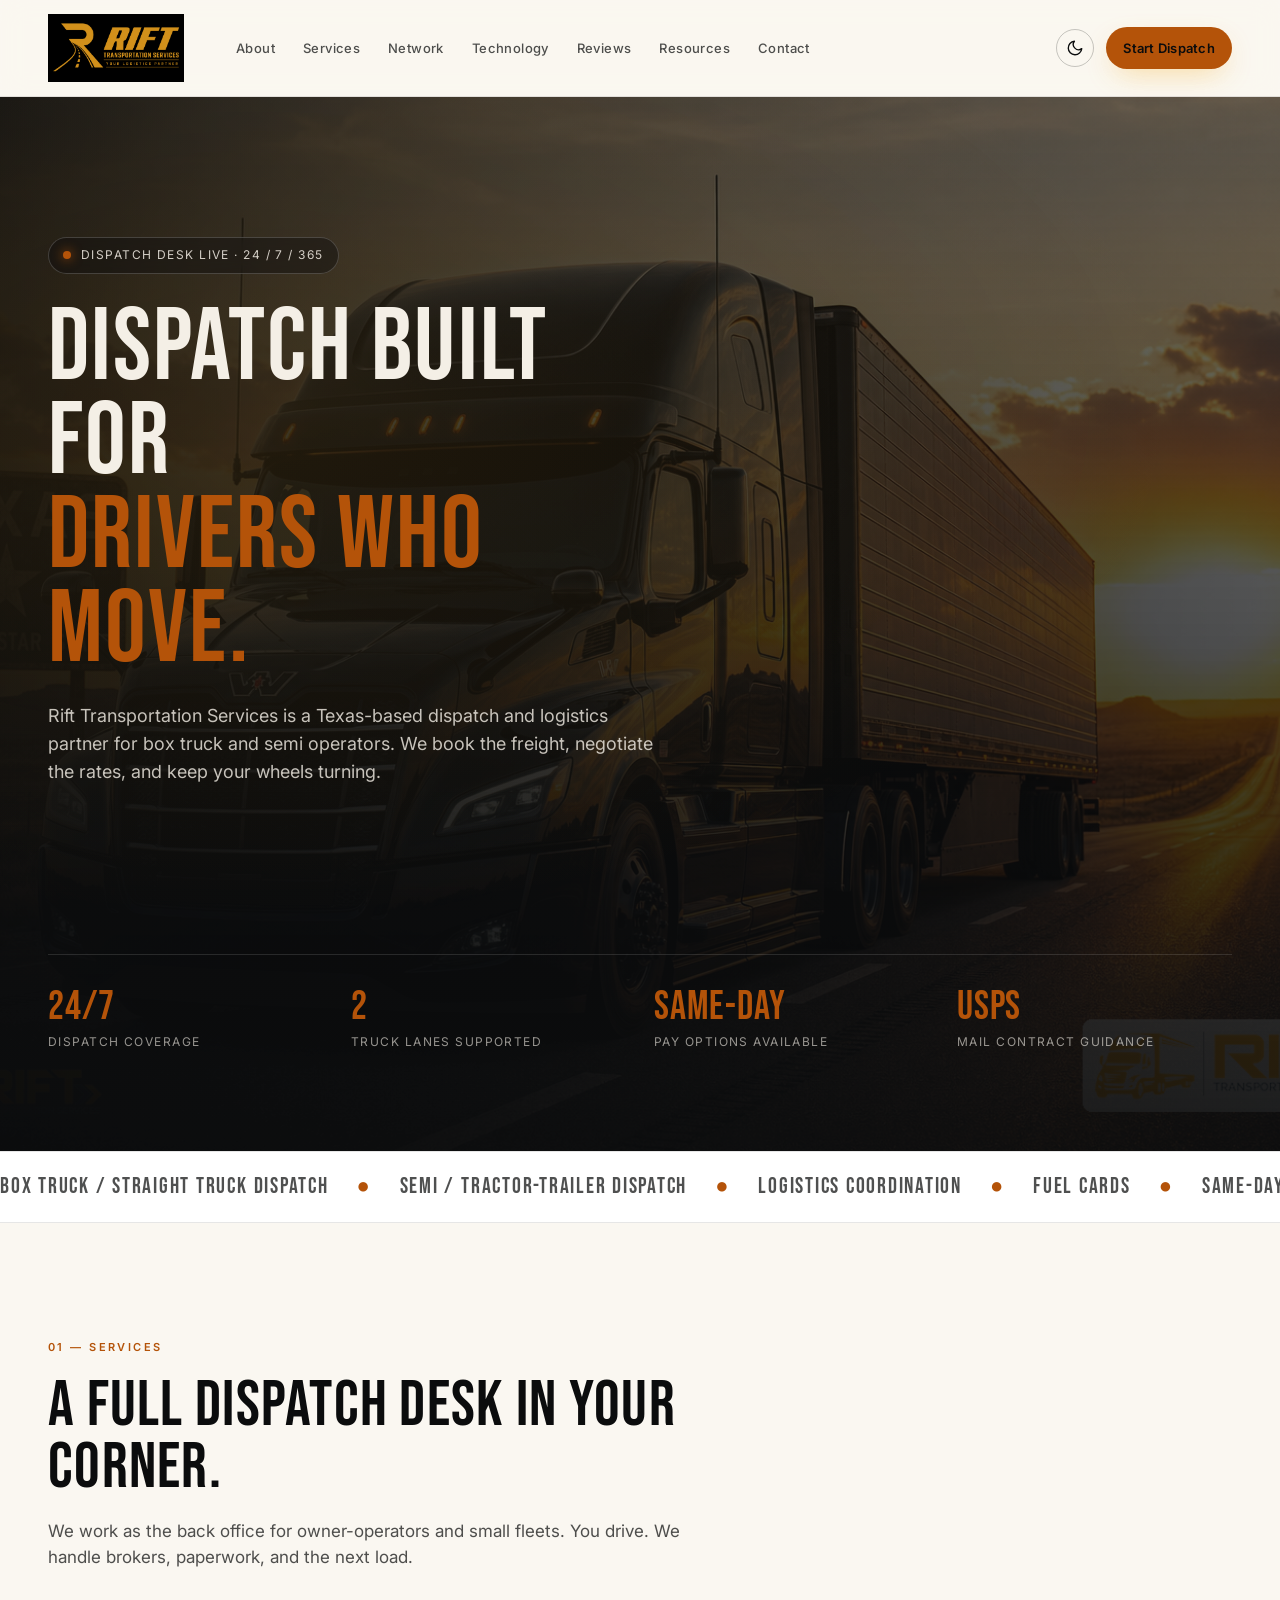
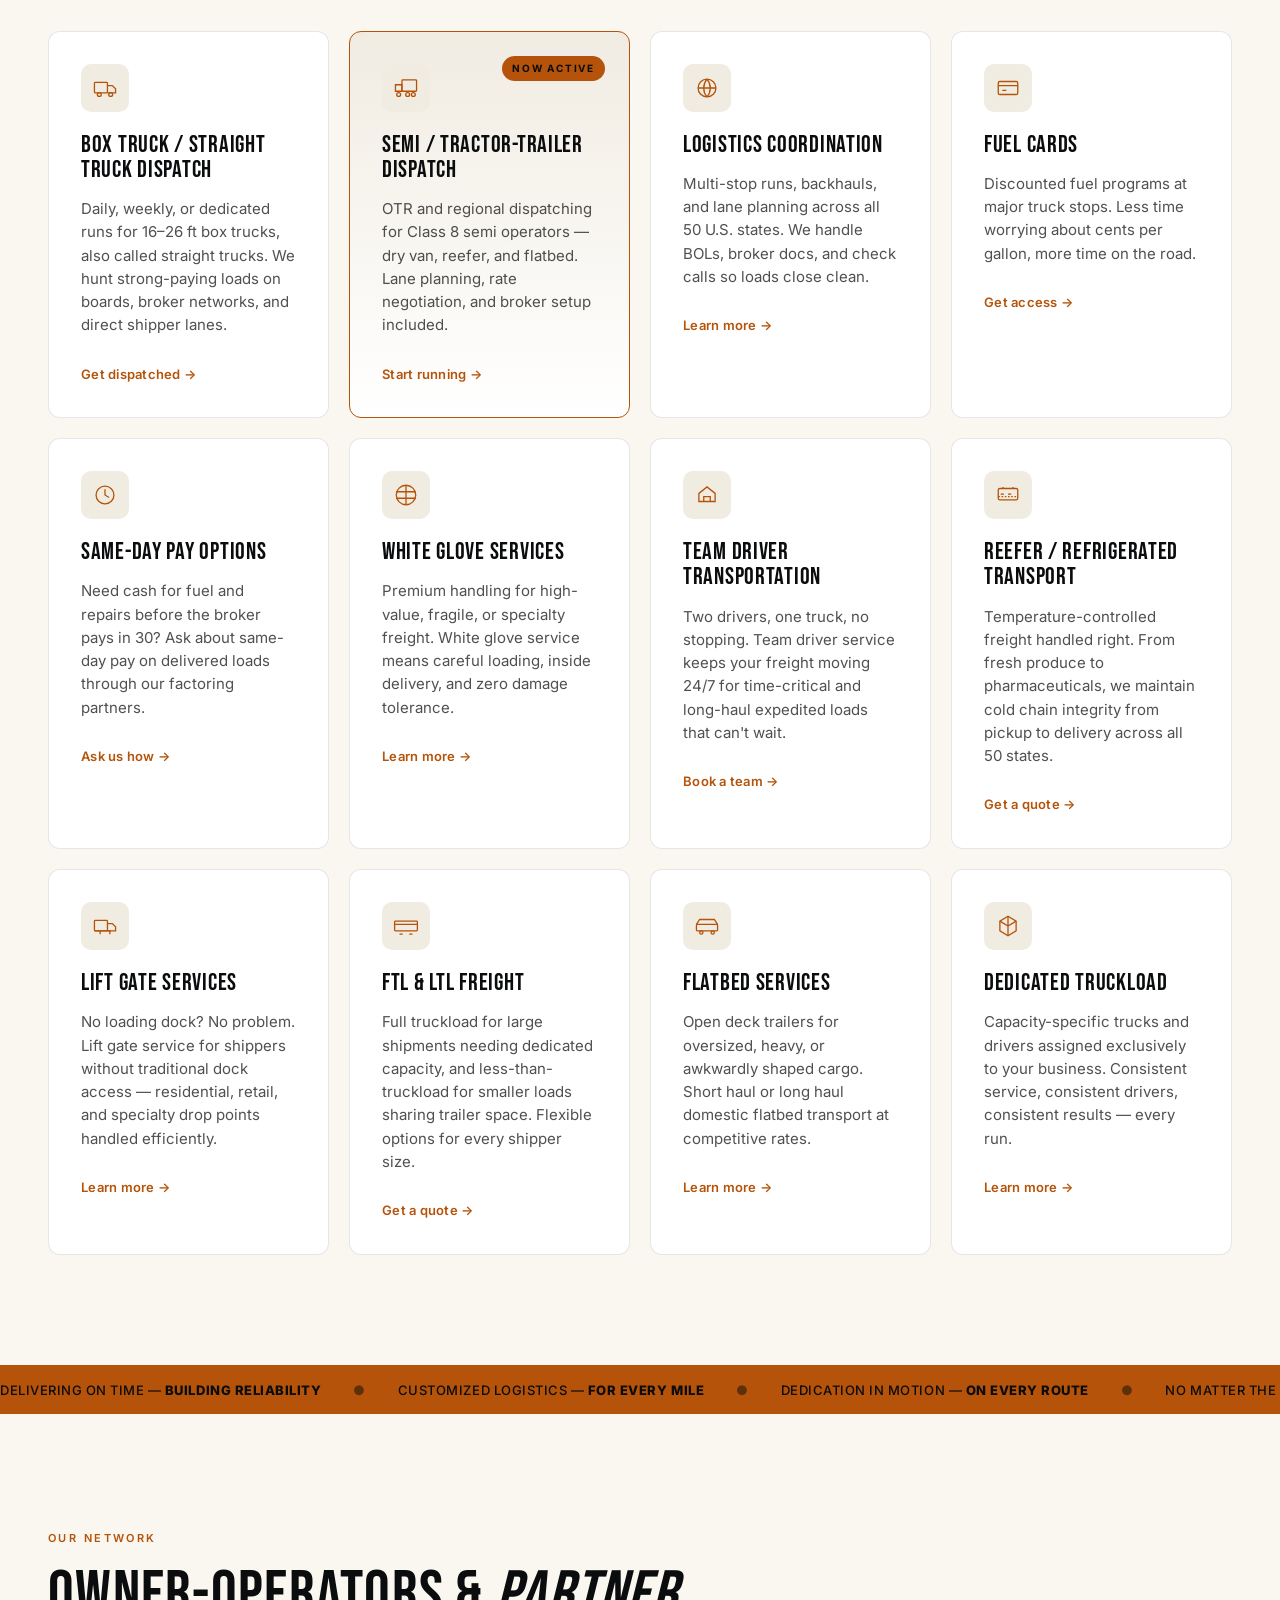
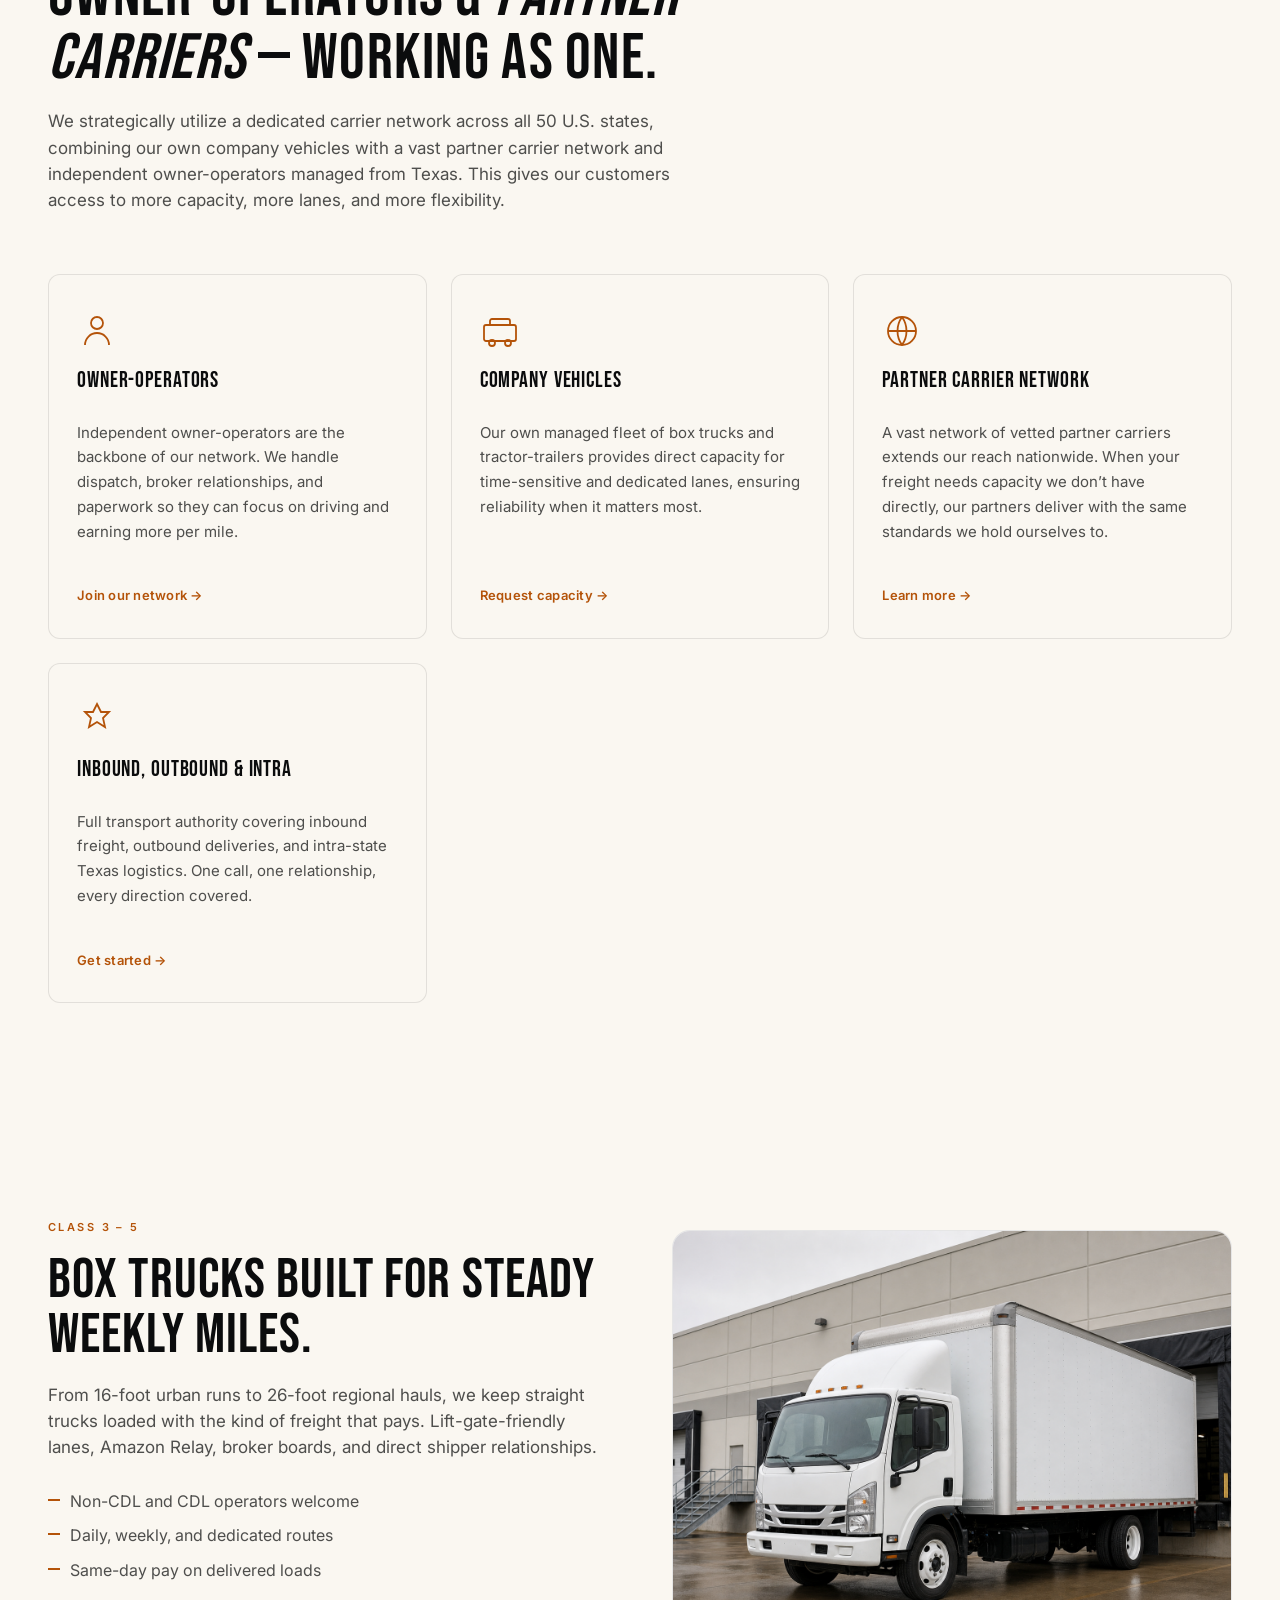
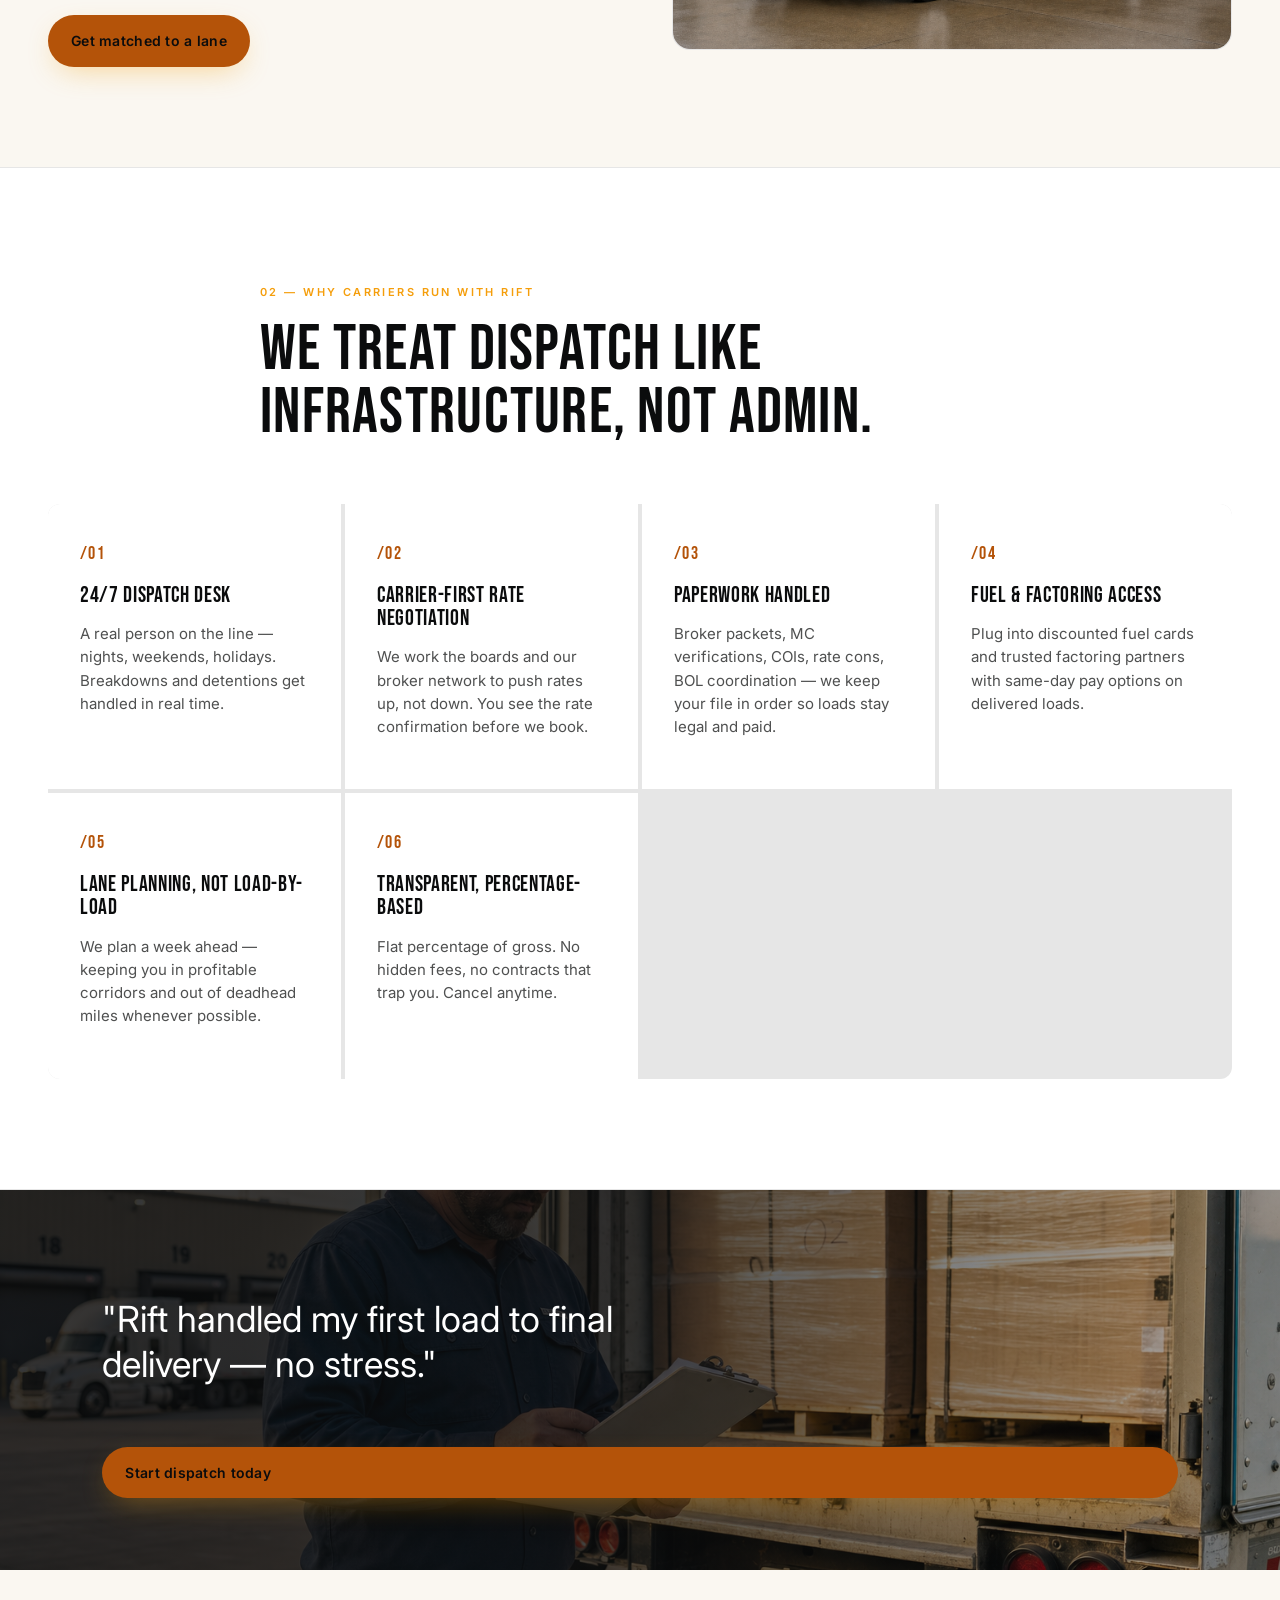
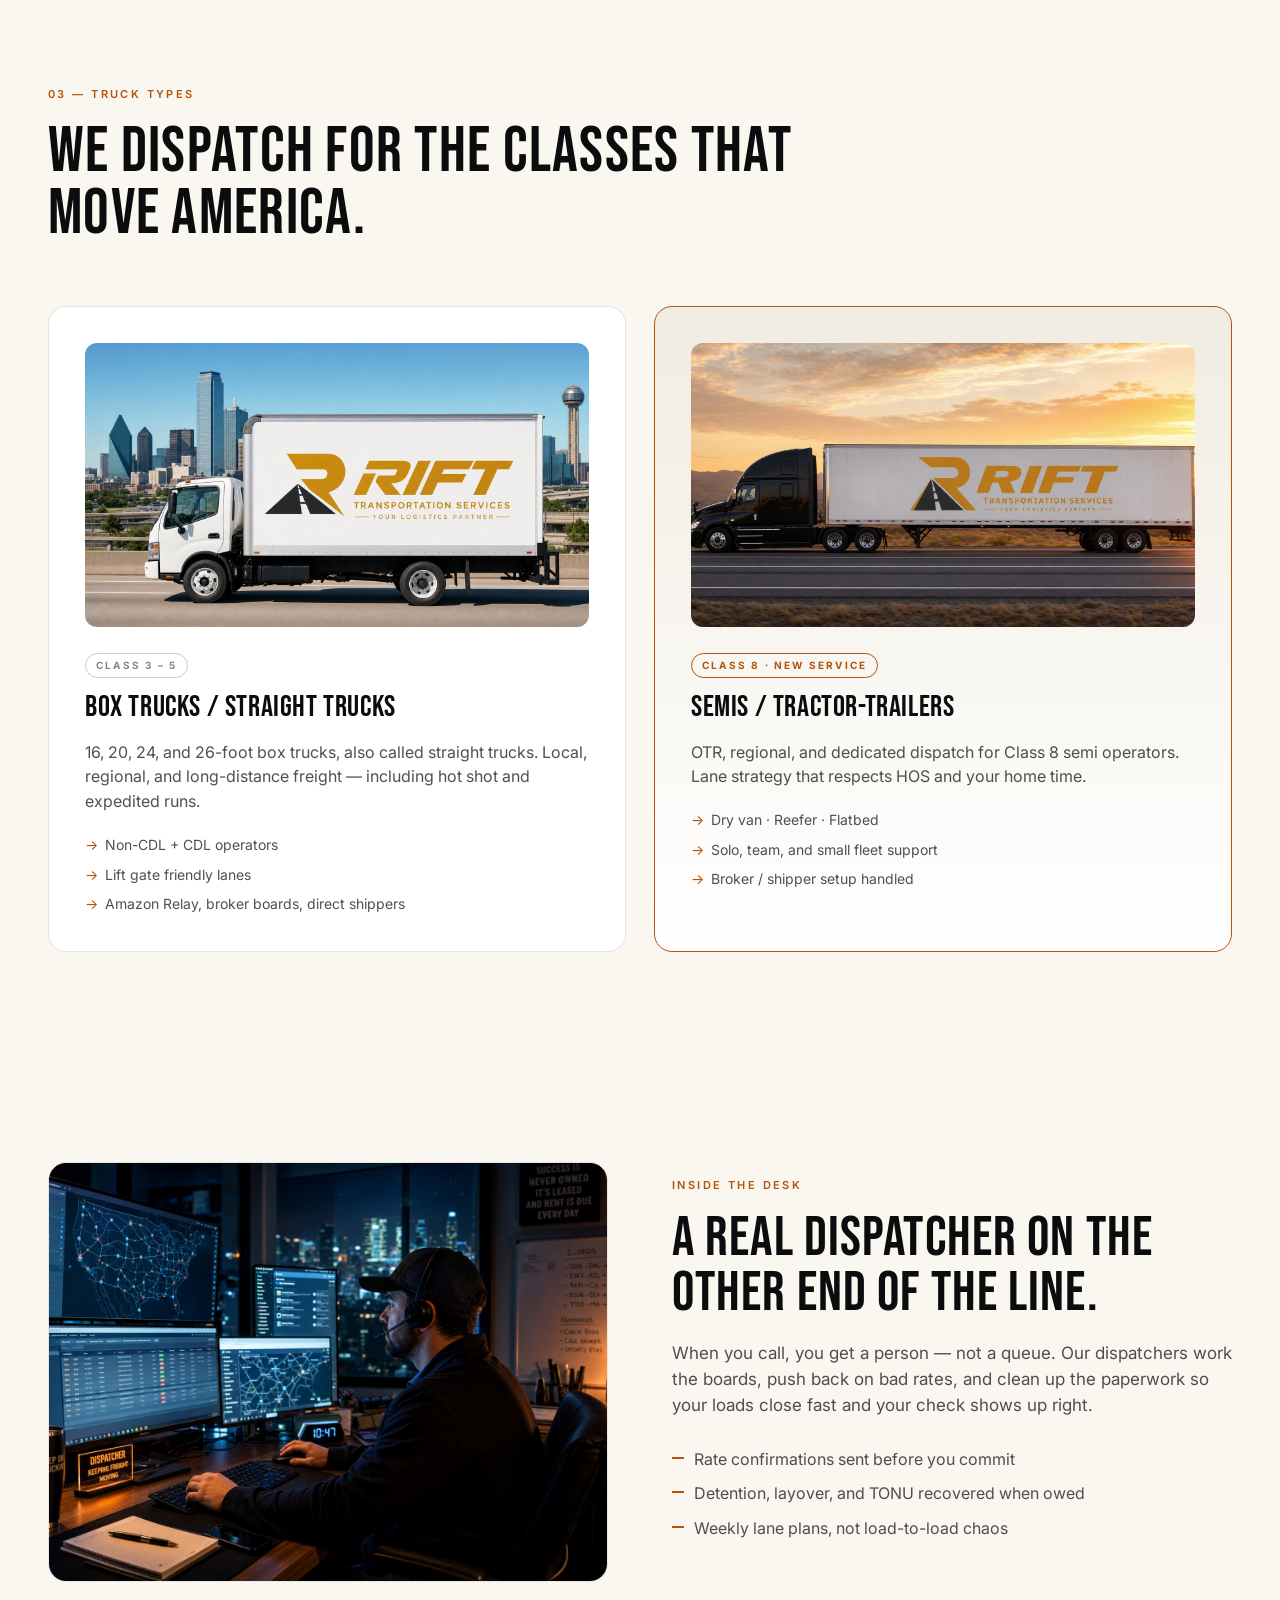
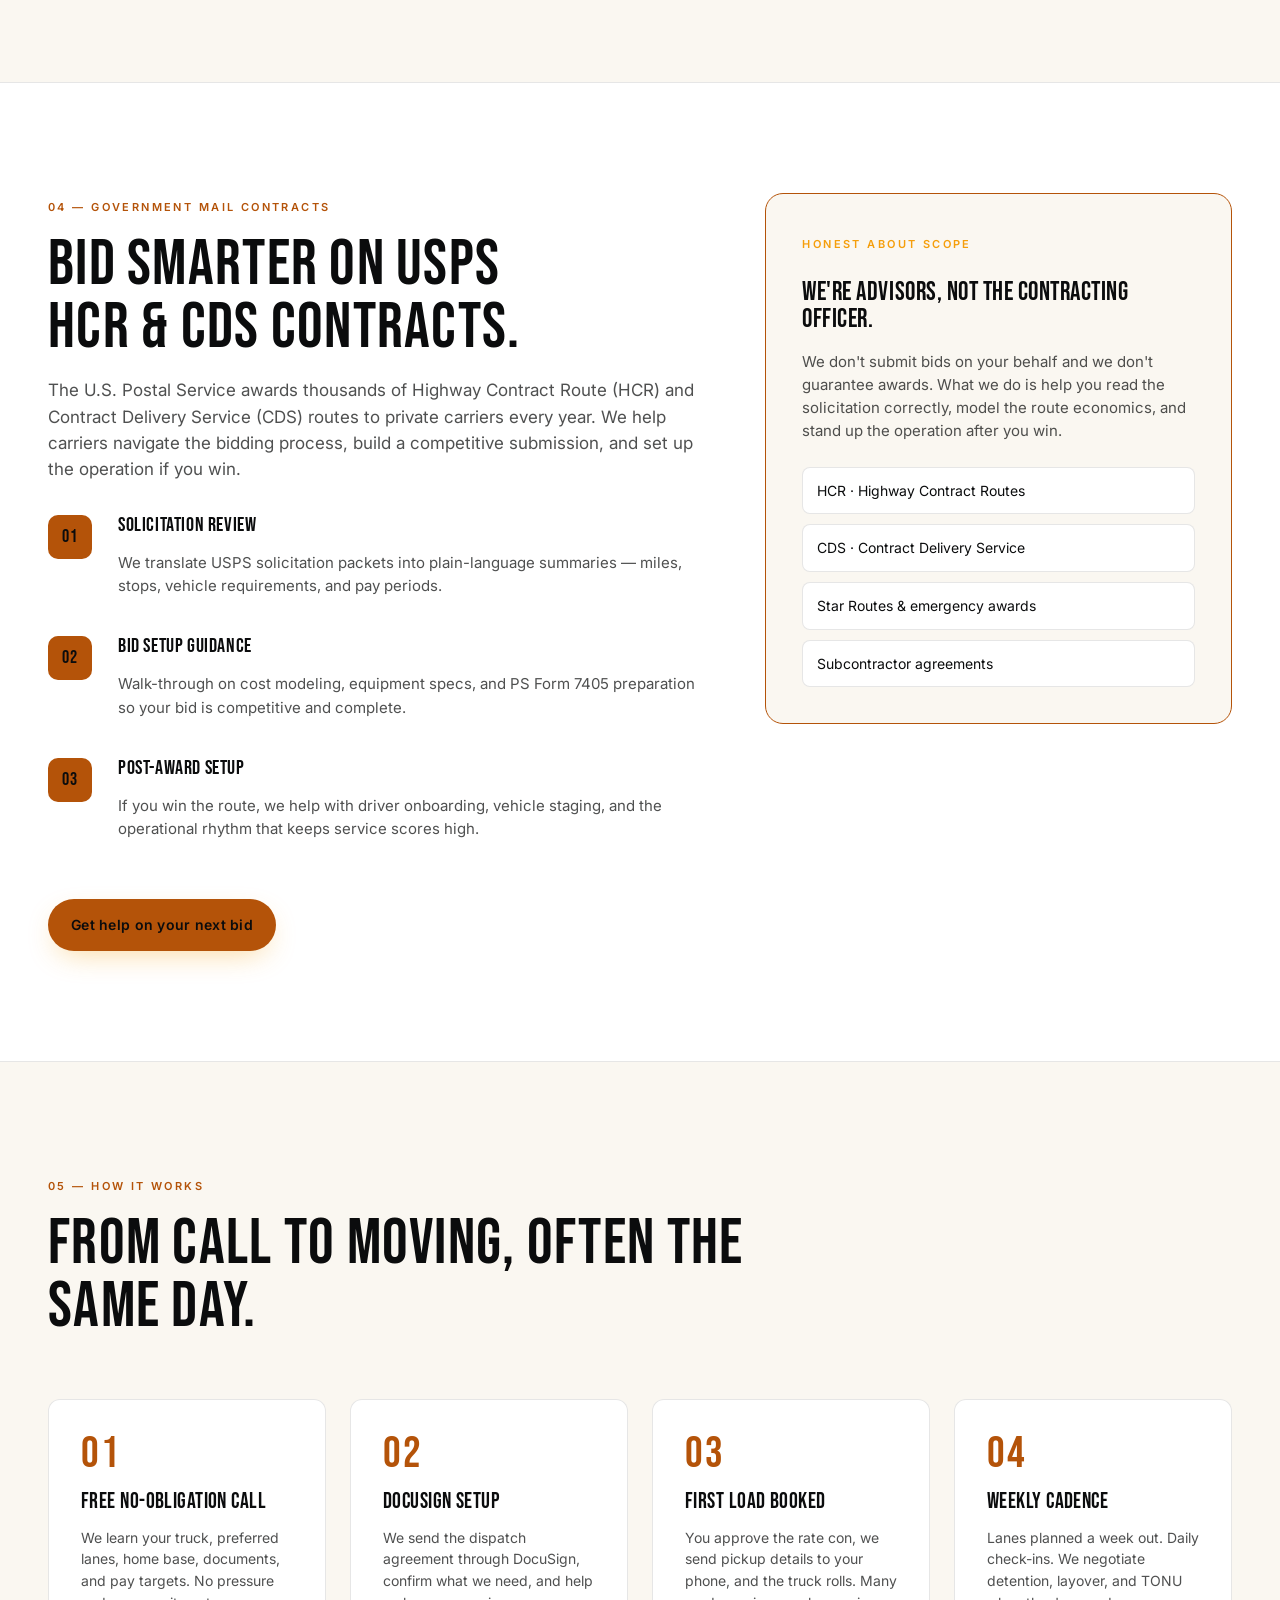
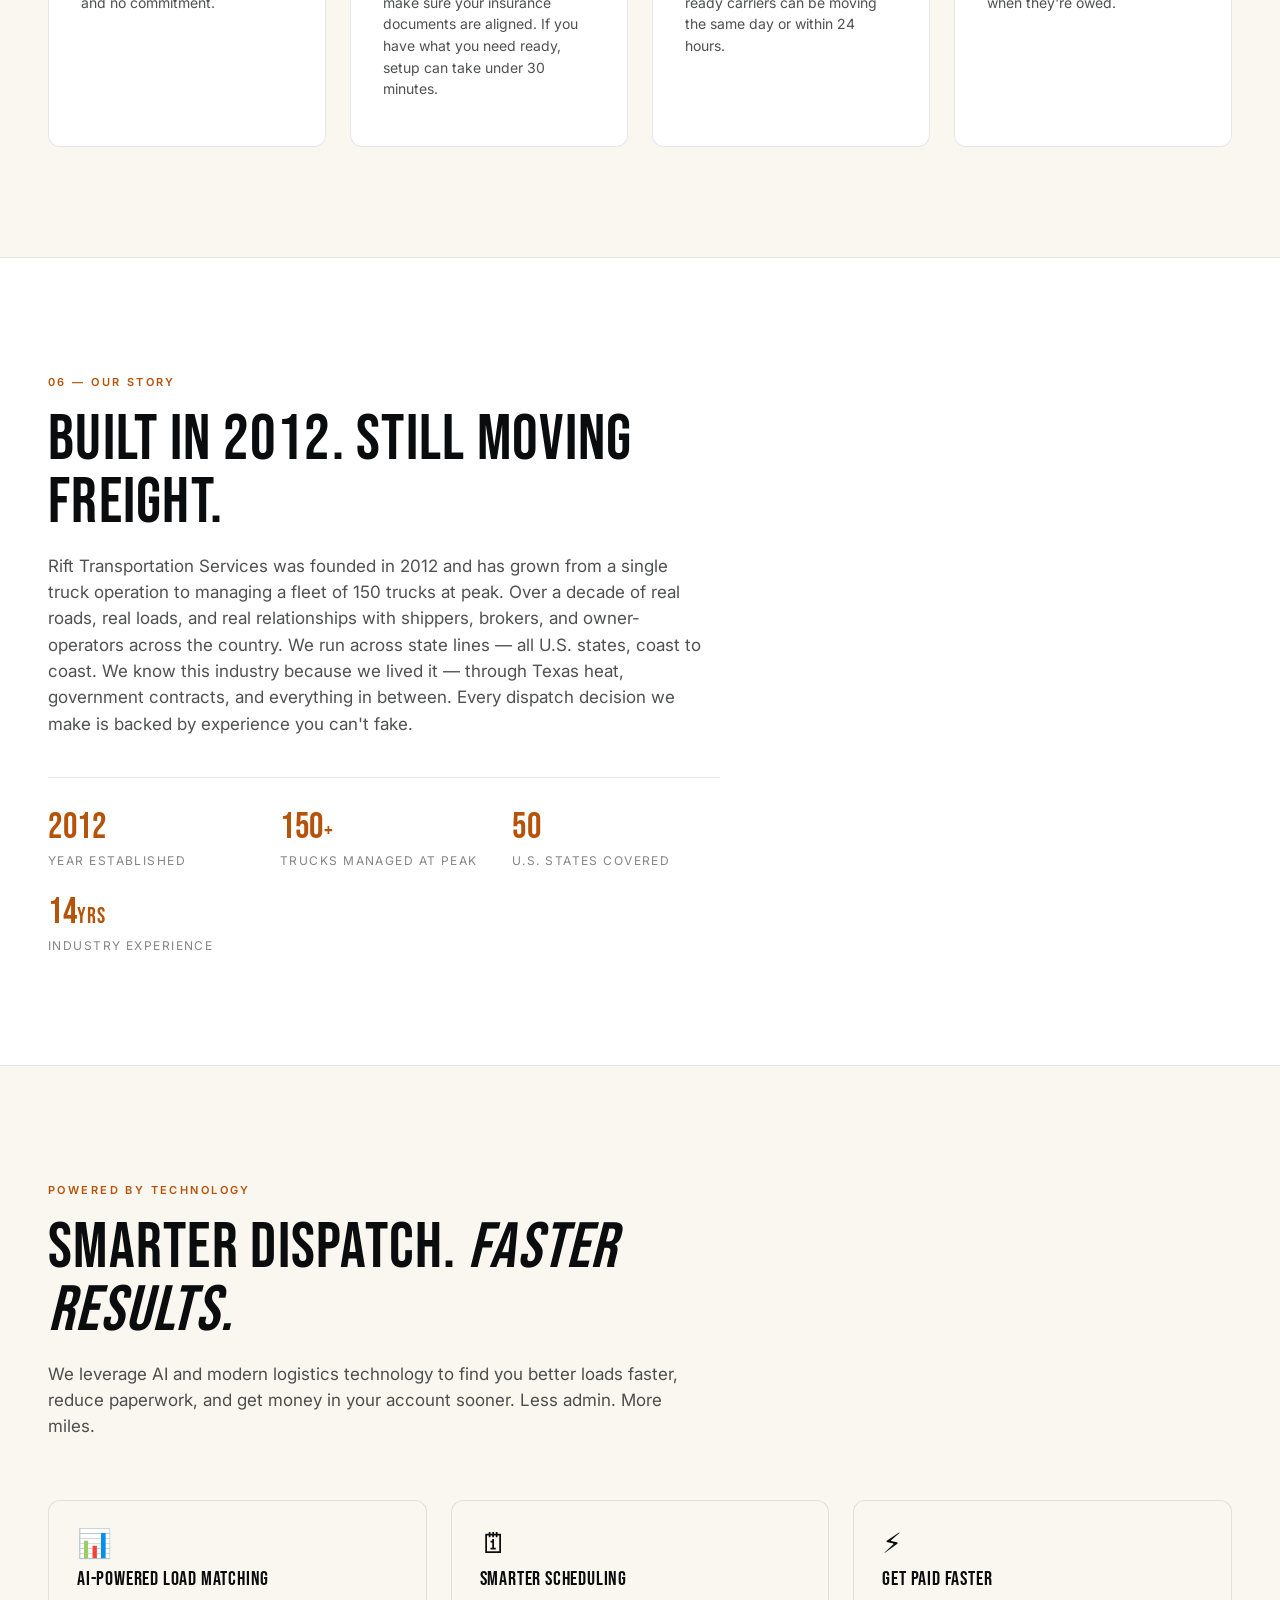
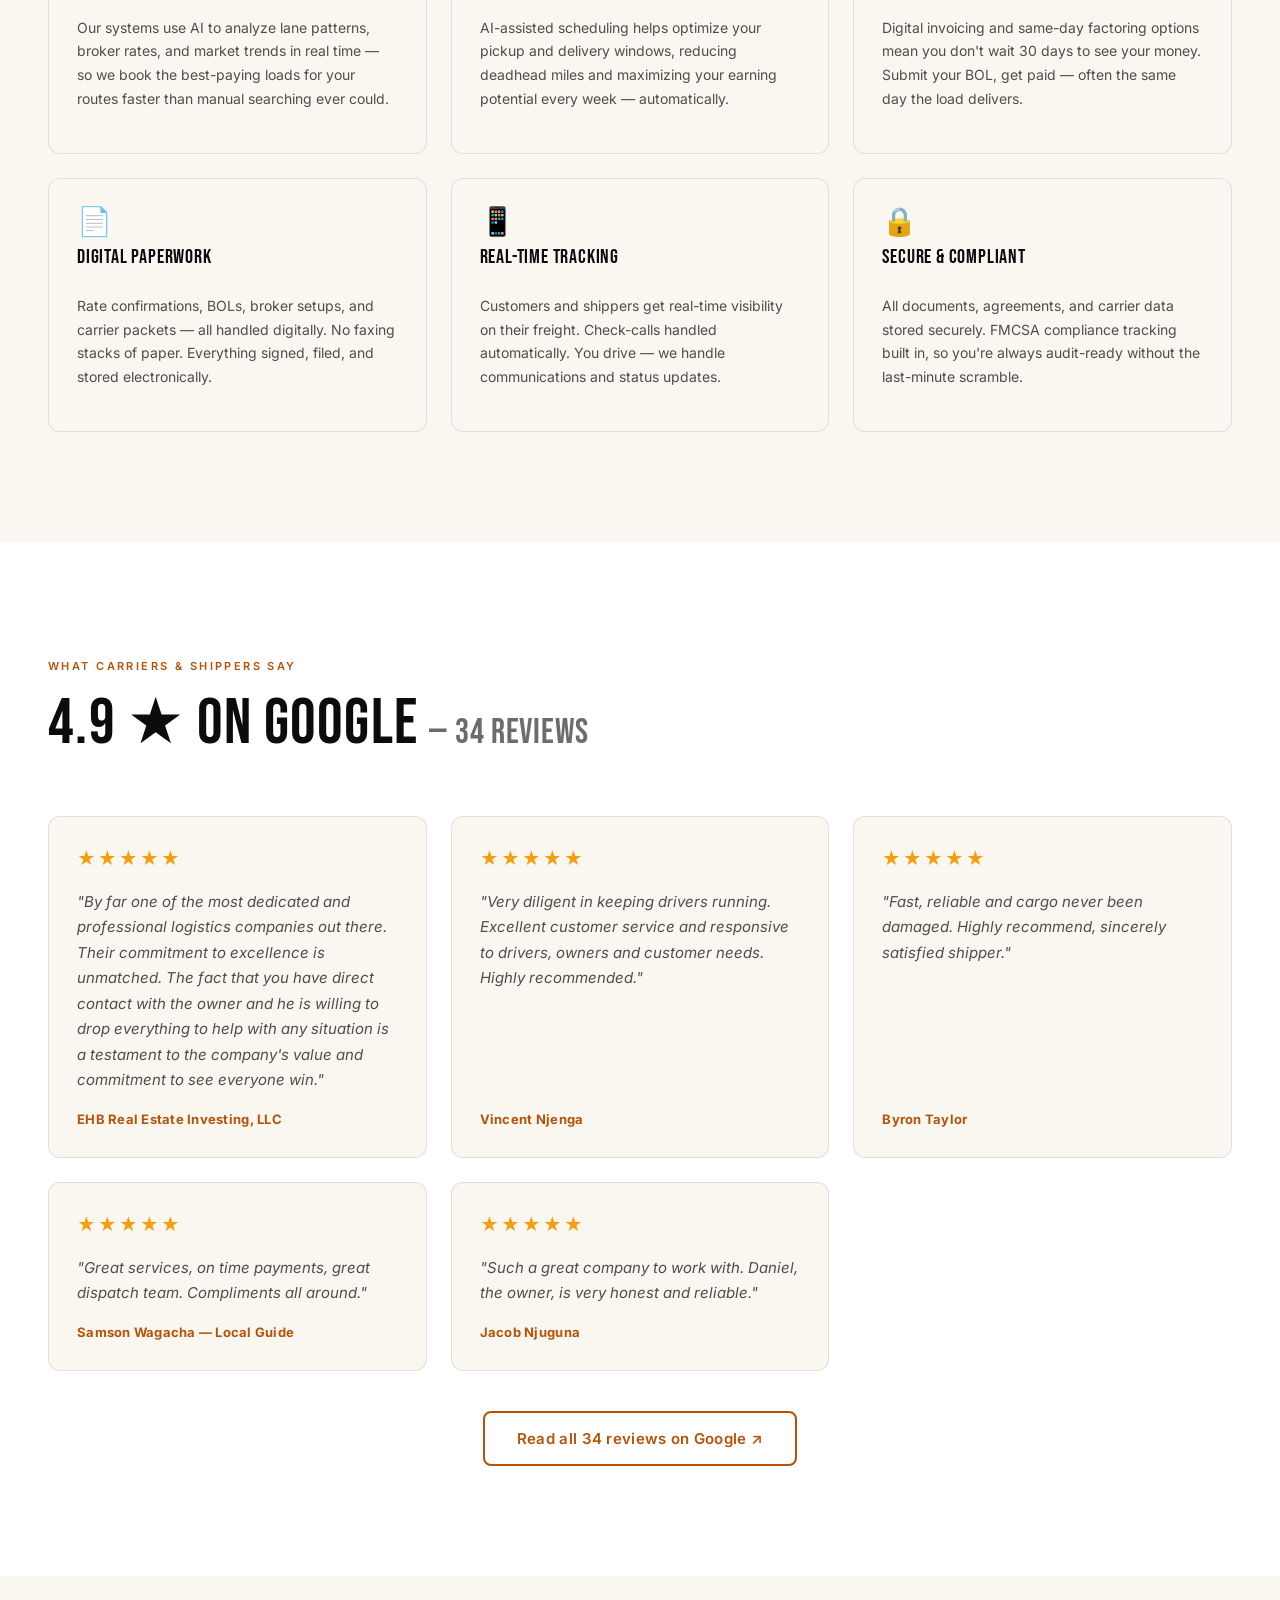
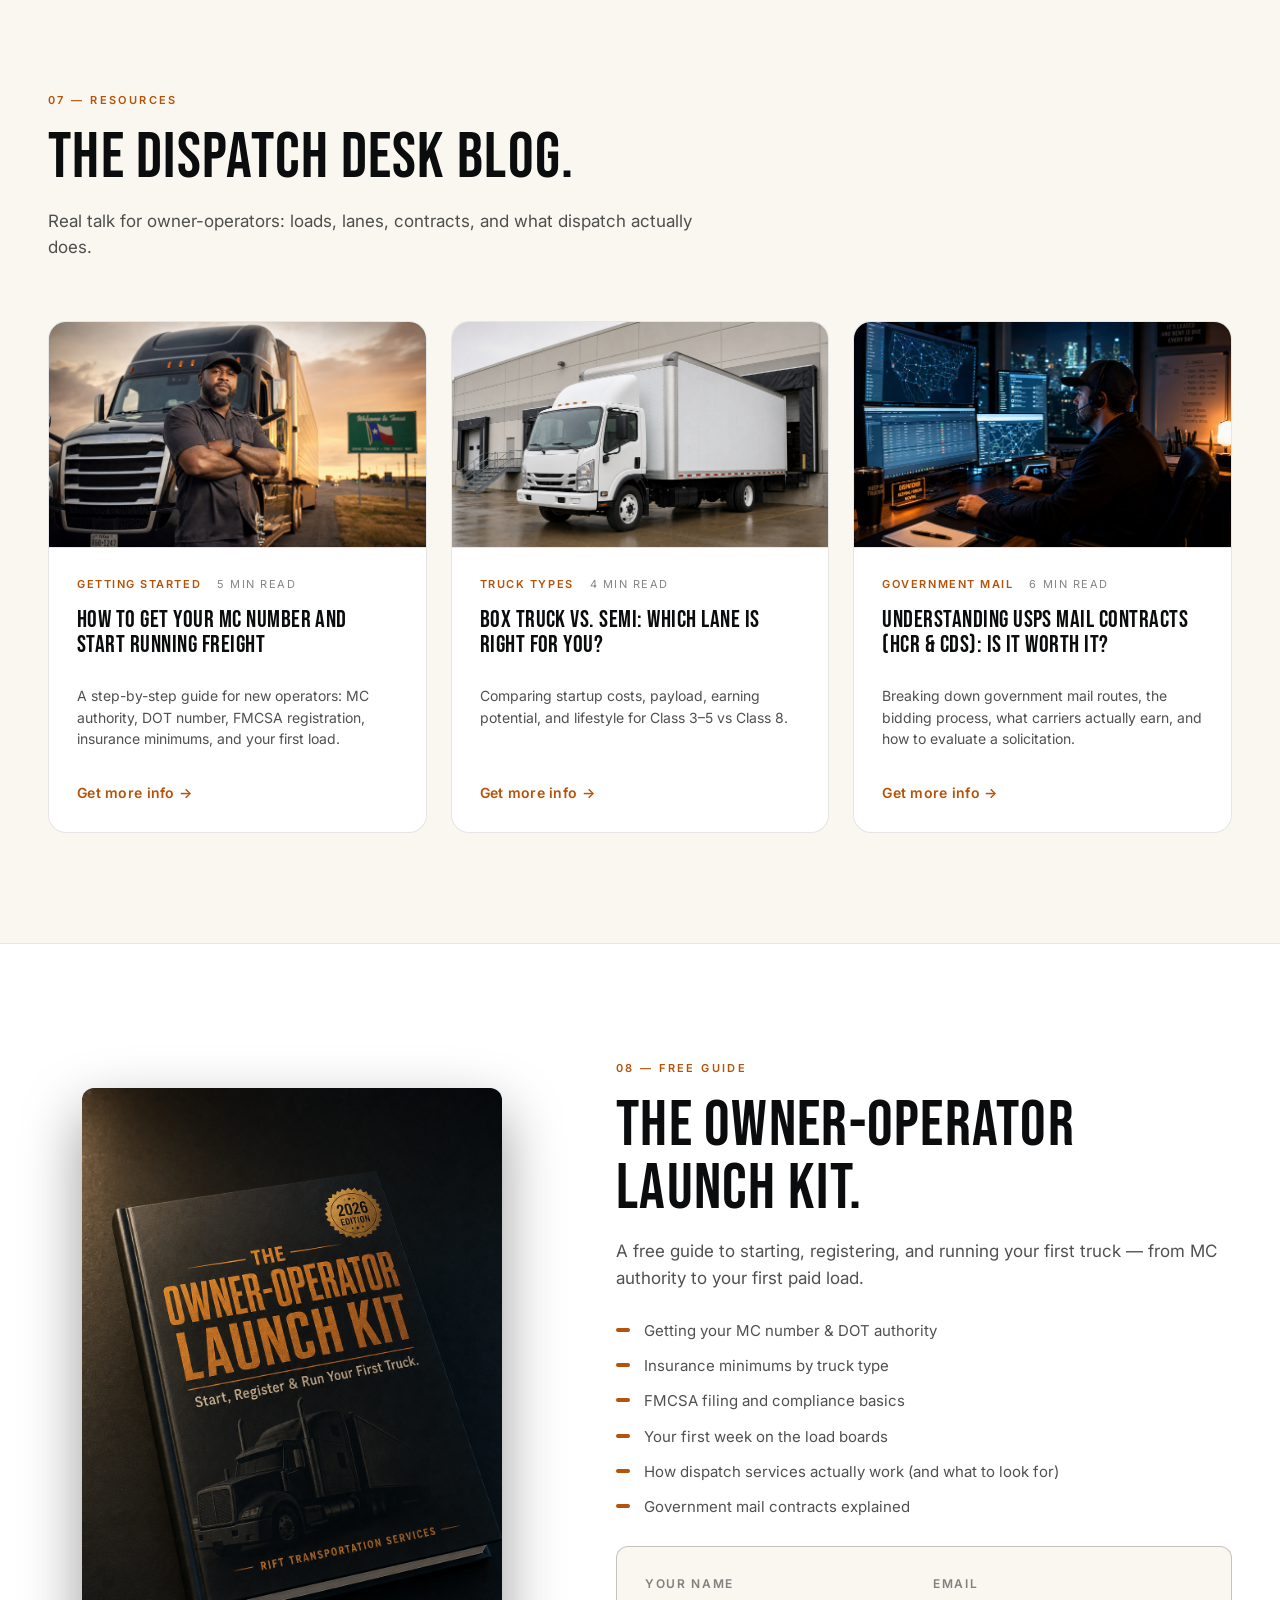
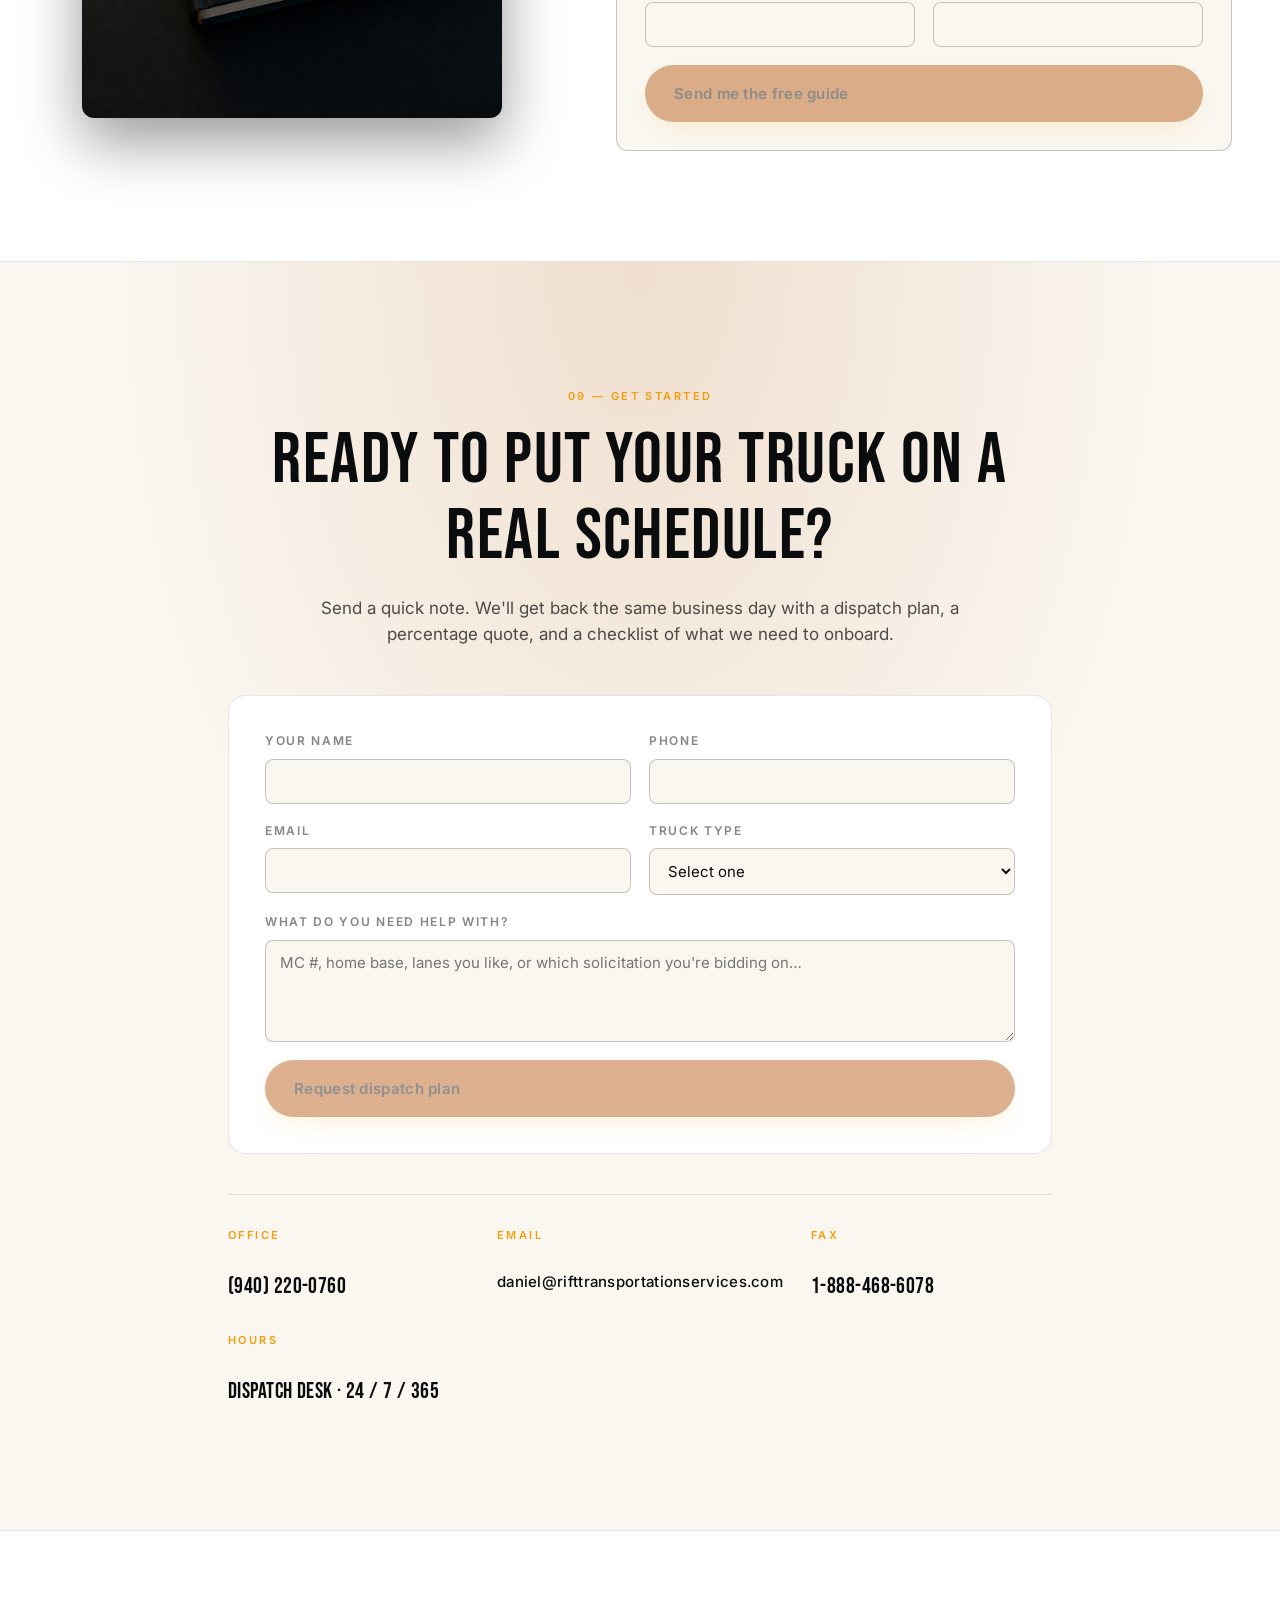
<file: index.html>
<!doctype html>
<html lang="en" data-theme="dark">
	<head>
		<meta charset="utf-8" />
		<meta name="viewport" content="width=device-width, initial-scale=1" />
		<title>
			Rift Transportation Services — Premium Dispatch for Carriers
		</title>
		<meta
			name="description"
			content="Rift Transportation Services is a 24/7 dispatch and logistics partner for box truck and semi operators. Fuel cards, same-day pay options, load coordination, and guidance on USPS HCR/CDS government mail contract bidding."
		/>
		<meta name="theme-color" content="#0b0c0d" />

		<link rel="preconnect" href="https://fonts.googleapis.com" />
		<link rel="preconnect" href="https://fonts.gstatic.com" crossorigin />
		<link
			href="https://fonts.googleapis.com/css2?family=Bebas+Neue&family=Inter:wght@400;500;600;700&display=swap"
			rel="stylesheet"
		/>
		<link
			rel="apple-touch-icon"
			sizes="180x180"
			href="./assets/img/apple-touch-icon.png"
		/>
		<link
			rel="icon"
			type="image/png"
			sizes="32x32"
			href="./assets/img/favicon-32x32.png"
		/>
		<link
			rel="icon"
			type="image/png"
			sizes="16x16"
			href="./assets/img/favicon-16x16.png"
		/>
		<link rel="manifest" href="./assets/img/site.webmanifest" />

		<link rel="stylesheet" href="style.css" />
	</head>
	<body>
		<!-- ============== HEADER ============== -->
		<header class="site-header" id="top">
			<div class="container header-inner">
				<a
					href="#top"
					class="brand"
					aria-label="Rift Transportation Services"
				>
					<img
						src="./assets/img/rift-r-road-logo.png"
						alt="Rift Transportation Services"
						class="brand-logo"
					/>
				</a>

				<nav class="nav" aria-label="Primary">
					<a href="#proof">About</a>
					<a href="#services">Services</a>
					<a href="#network">Network</a>
					<a href="#technology">Technology</a>
					<a href="#reviews">Reviews</a>
					<a href="#blog">Resources</a>
					<a href="#contact">Contact</a>
				</nav>

				<div class="header-actions">
					<button
						class="theme-toggle"
						id="themeToggle"
						aria-label="Toggle color theme"
					>
						<svg
							class="icon-sun"
							viewBox="0 0 24 24"
							fill="none"
							stroke="currentColor"
							stroke-width="1.8"
							stroke-linecap="round"
						>
							<circle cx="12" cy="12" r="4" />
							<path
								d="M12 2v2M12 20v2M4.93 4.93l1.41 1.41M17.66 17.66l1.41 1.41M2 12h2M20 12h2M4.93 19.07l1.41-1.41M17.66 6.34l1.41-1.41"
							/>
						</svg>
						<svg
							class="icon-moon"
							viewBox="0 0 24 24"
							fill="none"
							stroke="currentColor"
							stroke-width="1.8"
							stroke-linecap="round"
							stroke-linejoin="round"
						>
							<path
								d="M21 12.8A9 9 0 1 1 11.2 3a7 7 0 0 0 9.8 9.8z"
							/>
						</svg>
					</button>

					<a href="#contact" class="btn btn-primary btn-sm"
						>Start Dispatch</a
					>

					<button
						class="nav-toggle"
						id="navToggle"
						aria-label="Open menu"
						aria-expanded="false"
					>
						<span></span><span></span><span></span>
					</button>
				</div>
			</div>

			<!-- Mobile menu -->
			<div class="mobile-menu" id="mobileMenu" hidden>
				<a href="#proof">About</a>
				<a href="#services">Services</a>
				<a href="#network">Network</a>
				<a href="#trucks">Truck Types</a>
				<a href="#technology">Technology</a>
				<a href="#reviews">Reviews</a>
				<a href="#blog">Resources</a>
				<a href="#ebook">Free Guide</a>
				<a href="#contact">Contact</a>
				<a href="#contact" class="btn btn-primary">Start Dispatch</a>
			</div>
		</header>

		<!-- ============== HERO ============== -->
		<section class="hero">
			<div class="hero-image" aria-hidden="true">
				<div class="hero-overlay"></div>
			</div>

			<div class="container hero-inner">
				<div class="hero-eyebrow reveal">
					<span class="dot"></span>
					<span>Dispatch desk live · 24 / 7 / 365</span>
				</div>

				<h1 class="hero-title reveal">
					Dispatch built for<br />
					<span class="accent">drivers who move.</span>
				</h1>

				<p class="hero-sub reveal">
					Rift Transportation Services is a Texas-based dispatch and
					logistics partner for box truck and semi operators. We book
					the freight, negotiate the rates, and keep your wheels
					turning.
				</p>

				<div class="hero-cta reveal">
					<a href="#contact" class="btn btn-primary"
						>Talk to a dispatcher</a
					>
					<a href="#services" class="btn btn-ghost"
						>See what we do →</a
					>
				</div>

				<ul class="hero-stats reveal" aria-label="Quick facts">
					<li>
						<span class="stat-num">24/7</span>
						<span class="stat-label">Dispatch coverage</span>
					</li>
					<li>
						<span class="stat-num">2</span>
						<span class="stat-label">Truck lanes supported</span>
					</li>
					<li>
						<span class="stat-num">Same-day</span>
						<span class="stat-label">Pay options available</span>
					</li>
					<li>
						<span class="stat-num">USPS</span>
						<span class="stat-label">Mail contract guidance</span>
					</li>
				</ul>
			</div>
		</section>

		<!-- ============== MARQUEE ============== -->
		<section class="marquee" aria-hidden="true">
			<div class="marquee-track">
				<span>Box Truck / Straight Truck Dispatch</span
				><span class="dot-sep">●</span>
				<span>Semi / Tractor-Trailer Dispatch</span
				><span class="dot-sep">●</span>
				<span>Logistics Coordination</span
				><span class="dot-sep">●</span> <span>Fuel Cards</span
				><span class="dot-sep">●</span> <span>Same-Day Pay Options</span
				><span class="dot-sep">●</span>
				<span>Government Mail Contract Support</span
				><span class="dot-sep">●</span>
				<span>Box Truck / Straight Truck Dispatch</span
				><span class="dot-sep">●</span>
				<span>Semi / Tractor-Trailer Dispatch</span
				><span class="dot-sep">●</span>
				<span>Logistics Coordination</span
				><span class="dot-sep">●</span> <span>Fuel Cards</span
				><span class="dot-sep">●</span> <span>Same-Day Pay Options</span
				><span class="dot-sep">●</span>
				<span>Government Mail Contract Support</span
				><span class="dot-sep">●</span>
			</div>
		</section>

		<!-- ============== SERVICES ============== -->
		<section class="section" id="services">
			<div class="container">
				<div class="section-head reveal">
					<span class="kicker">01 — Services</span>
					<h2 class="section-title">
						A full dispatch desk in your corner.
					</h2>
					<p class="section-lede">
						We work as the back office for owner-operators and small
						fleets. You drive. We handle brokers, paperwork, and the
						next load.
					</p>
				</div>

				<div class="service-grid">
					<article class="service-card reveal">
						<div class="service-icon" aria-hidden="true">
							<svg
								viewBox="0 0 32 32"
								fill="none"
								stroke="currentColor"
								stroke-width="1.6"
							>
								<rect
									x="3"
									y="9"
									width="16"
									height="13"
									rx="1"
								/>
								<path d="M19 13h6l4 4v5h-10" />
								<circle cx="9" cy="24" r="2.4" />
								<circle cx="23" cy="24" r="2.4" />
							</svg>
						</div>
						<h3>Box Truck / Straight Truck Dispatch</h3>
						<p>
							Daily, weekly, or dedicated runs for 16–26 ft box
							trucks, also called straight trucks. We hunt
							strong-paying loads on boards, broker networks, and
							direct shipper lanes.
						</p>
						<a href="#contact" class="card-link"
							>Get dispatched &rarr;</a
						>
					</article>

					<article class="service-card service-card--accent reveal">
						<div class="service-icon" aria-hidden="true">
							<svg
								viewBox="0 0 32 32"
								fill="none"
								stroke="currentColor"
								stroke-width="1.6"
							>
								<rect
									x="11"
									y="6"
									width="18"
									height="14"
									rx="1"
								/>
								<path d="M3 12h8v8H3z" />
								<circle cx="7" cy="24" r="2.4" />
								<circle cx="18" cy="24" r="2.4" />
								<circle cx="25" cy="24" r="2.4" />
							</svg>
						</div>
						<span class="tag">Now active</span>
						<h3>Semi / Tractor-Trailer Dispatch</h3>
						<p>
							OTR and regional dispatching for Class 8 semi
							operators — dry van, reefer, and flatbed. Lane
							planning, rate negotiation, and broker setup
							included.
						</p>
						<a href="#contact" class="card-link"
							>Start running &rarr;</a
						>
					</article>

					<article class="service-card reveal">
						<div class="service-icon" aria-hidden="true">
							<svg
								viewBox="0 0 32 32"
								fill="none"
								stroke="currentColor"
								stroke-width="1.6"
							>
								<circle cx="16" cy="16" r="11" />
								<path
									d="M5 16h22M16 5a17 17 0 010 22M16 5a17 17 0 000 22"
								/>
							</svg>
						</div>
						<h3>Logistics Coordination</h3>
						<p>
							Multi-stop runs, backhauls, and lane planning across
							all 50 U.S. states. We handle BOLs, broker docs, and
							check calls so loads close clean.
						</p>
						<a href="#contact" class="card-link"
							>Learn more &rarr;</a
						>
					</article>

					<article class="service-card reveal">
						<div class="service-icon" aria-hidden="true">
							<svg
								viewBox="0 0 32 32"
								fill="none"
								stroke="currentColor"
								stroke-width="1.6"
							>
								<rect
									x="4"
									y="8"
									width="24"
									height="16"
									rx="2"
								/>
								<path d="M4 13h24M9 19h5" />
							</svg>
						</div>
						<h3>Fuel Cards</h3>
						<p>
							Discounted fuel programs at major truck stops. Less
							time worrying about cents per gallon, more time on
							the road.
						</p>
						<a href="#contact" class="card-link"
							>Get access &rarr;</a
						>
					</article>

					<article class="service-card reveal">
						<div class="service-icon" aria-hidden="true">
							<svg
								viewBox="0 0 32 32"
								fill="none"
								stroke="currentColor"
								stroke-width="1.6"
							>
								<circle cx="16" cy="16" r="11" />
								<path d="M16 9v7l5 3" />
							</svg>
						</div>
						<h3>Same-Day Pay Options</h3>
						<p>
							Need cash for fuel and repairs before the broker
							pays in 30? Ask about same-day pay on delivered
							loads through our factoring partners.
						</p>
						<a href="#contact" class="card-link"
							>Ask us how &rarr;</a
						>
					</article>

					<article class="service-card reveal">
						<div class="service-icon" aria-hidden="true">
							<svg
								viewBox="0 0 32 32"
								fill="none"
								stroke="currentColor"
								stroke-width="1.6"
							>
								<path d="M4 20h24M4 12h24M16 4v24" />
								<circle cx="16" cy="16" r="12" />
							</svg>
						</div>
						<h3>White Glove Services</h3>
						<p>
							Premium handling for high-value, fragile, or
							specialty freight. White glove service means careful
							loading, inside delivery, and zero damage tolerance.
						</p>
						<a href="#contact" class="card-link"
							>Learn more &rarr;</a
						>
					</article>

					<article class="service-card reveal">
						<div class="service-icon" aria-hidden="true">
							<svg
								viewBox="0 0 32 32"
								fill="none"
								stroke="currentColor"
								stroke-width="1.6"
							>
								<path d="M6 24V14l10-8 10 8v10H6z" />
								<path d="M12 24v-6h8v6" />
							</svg>
						</div>
						<h3>Team Driver Transportation</h3>
						<p>
							Two drivers, one truck, no stopping. Team driver
							service keeps your freight moving 24/7 for
							time-critical and long-haul expedited loads that
							can't wait.
						</p>
						<a href="#contact" class="card-link"
							>Book a team &rarr;</a
						>
					</article>

					<article class="service-card reveal">
						<div class="service-icon" aria-hidden="true">
							<svg
								viewBox="0 0 32 32"
								fill="none"
								stroke="currentColor"
								stroke-width="1.6"
							>
								<rect
									x="4"
									y="8"
									width="24"
									height="14"
									rx="2"
								/>
								<path d="M10 8V6M22 8V6M7 15h4M16 15h4" />
								<path d="M4 18h24" stroke-dasharray="2 2" />
							</svg>
						</div>
						<h3>Reefer / Refrigerated Transport</h3>
						<p>
							Temperature-controlled freight handled right. From
							fresh produce to pharmaceuticals, we maintain cold
							chain integrity from pickup to delivery across all
							50 states.
						</p>
						<a href="#contact" class="card-link"
							>Get a quote &rarr;</a
						>
					</article>

					<article class="service-card reveal">
						<div class="service-icon" aria-hidden="true">
							<svg
								viewBox="0 0 32 32"
								fill="none"
								stroke="currentColor"
								stroke-width="1.6"
							>
								<rect
									x="3"
									y="9"
									width="16"
									height="13"
									rx="1"
								/>
								<path d="M19 13h6l4 4v5h-10" />
								<path d="M3 22h20M10 22v4M22 22v4" />
							</svg>
						</div>
						<h3>Lift Gate Services</h3>
						<p>
							No loading dock? No problem. Lift gate service for
							shippers without traditional dock access —
							residential, retail, and specialty drop points
							handled efficiently.
						</p>
						<a href="#contact" class="card-link"
							>Learn more &rarr;</a
						>
					</article>

					<article class="service-card reveal">
						<div class="service-icon" aria-hidden="true">
							<svg
								viewBox="0 0 32 32"
								fill="none"
								stroke="currentColor"
								stroke-width="1.6"
							>
								<rect
									x="2"
									y="10"
									width="28"
									height="12"
									rx="1"
								/>
								<path d="M2 14h28M8 26h4M20 26h4" />
							</svg>
						</div>
						<h3>FTL &amp; LTL Freight</h3>
						<p>
							Full truckload for large shipments needing dedicated
							capacity, and less-than-truckload for smaller loads
							sharing trailer space. Flexible options for every
							shipper size.
						</p>
						<a href="#contact" class="card-link"
							>Get a quote &rarr;</a
						>
					</article>

					<article class="service-card reveal">
						<div class="service-icon" aria-hidden="true">
							<svg
								viewBox="0 0 32 32"
								fill="none"
								stroke="currentColor"
								stroke-width="1.6"
							>
								<rect
									x="3"
									y="14"
									width="26"
									height="8"
									rx="1"
								/>
								<path d="M3 14l4-6h18l4 6" />
								<circle cx="9" cy="24" r="2" />
								<circle cx="23" cy="24" r="2" />
							</svg>
						</div>
						<h3>Flatbed Services</h3>
						<p>
							Open deck trailers for oversized, heavy, or
							awkwardly shaped cargo. Short haul or long haul
							domestic flatbed transport at competitive rates.
						</p>
						<a href="#contact" class="card-link"
							>Learn more &rarr;</a
						>
					</article>

					<article class="service-card reveal">
						<div class="service-icon" aria-hidden="true">
							<svg
								viewBox="0 0 32 32"
								fill="none"
								stroke="currentColor"
								stroke-width="1.6"
							>
								<path d="M16 4l10 6v12l-10 6L6 22V10z" />
								<path d="M16 4v24M6 10l10 6 10-6" />
							</svg>
						</div>
						<h3>Dedicated Truckload</h3>
						<p>
							Capacity-specific trucks and drivers assigned
							exclusively to your business. Consistent service,
							consistent drivers, consistent results — every run.
						</p>
						<a href="#contact" class="card-link"
							>Learn more &rarr;</a
						>
					</article>
				</div>
			</div>
		</section>

		<!-- ============== TAGLINE STRIP ============== -->
		<div class="tagline-strip">
			<div class="tagline-inner">
				<span
					>Delivering On Time &mdash;
					<strong>Building Reliability</strong></span
				>
				<span class="tagline-dot">&#9679;</span>
				<span
					>Customized Logistics &mdash;
					<strong>For Every Mile</strong></span
				>
				<span class="tagline-dot">&#9679;</span>
				<span
					>Dedication in Motion &mdash;
					<strong>On Every Route</strong></span
				>
				<span class="tagline-dot">&#9679;</span>
				<span
					>No matter the weather &mdash;
					<strong>Your freight is our #1 priority</strong></span
				>
				<span class="tagline-dot">&#9679;</span>
				<!-- duplicate for seamless loop -->
				<span
					>Delivering On Time &mdash;
					<strong>Building Reliability</strong></span
				>
				<span class="tagline-dot">&#9679;</span>
				<span
					>Customized Logistics &mdash;
					<strong>For Every Mile</strong></span
				>
				<span class="tagline-dot">&#9679;</span>
				<span
					>Dedication in Motion &mdash;
					<strong>On Every Route</strong></span
				>
				<span class="tagline-dot">&#9679;</span>
				<span
					>No matter the weather &mdash;
					<strong>Your freight is our #1 priority</strong></span
				>
				<span class="tagline-dot">&#9679;</span>
			</div>
		</div>

		<!-- ============== OWNER OPERATORS + PARTNER NETWORK ============== -->
		<section class="section section-tint" id="network">
			<div class="container">
				<div class="section-head reveal">
					<span class="kicker">Our network</span>
					<h2 class="section-title">
						Owner-operators &amp; <em>partner carriers</em> —
						working as one.
					</h2>
					<p class="section-lede">
						We strategically utilize a dedicated carrier network
						across all 50 U.S. states, combining our own company
						vehicles with a vast partner carrier network and
						independent owner-operators managed from Texas. This
						gives our customers access to more capacity, more lanes,
						and more flexibility.
					</p>
				</div>

				<div class="network-grid">
					<div class="network-card reveal">
						<div class="network-icon">
							<svg
								viewBox="0 0 40 40"
								fill="none"
								stroke="currentColor"
								stroke-width="1.8"
								width="40"
								height="40"
							>
								<circle cx="20" cy="12" r="6" />
								<path
									d="M8 34c0-6.627 5.373-12 12-12s12 5.373 12 12"
								/>
							</svg>
						</div>
						<h3>Owner-Operators</h3>
						<p>
							Independent owner-operators are the backbone of our
							network. We handle dispatch, broker relationships,
							and paperwork so they can focus on driving and
							earning more per mile.
						</p>
						<a href="#contact" class="card-link"
							>Join our network &rarr;</a
						>
					</div>

					<div class="network-card reveal">
						<div class="network-icon">
							<svg
								viewBox="0 0 40 40"
								fill="none"
								stroke="currentColor"
								stroke-width="1.8"
								width="40"
								height="40"
							>
								<rect
									x="4"
									y="14"
									width="32"
									height="16"
									rx="2"
								/>
								<path
									d="M10 14V10a2 2 0 012-2h16a2 2 0 012 2v4"
								/>
								<circle cx="12" cy="32" r="3" />
								<circle cx="28" cy="32" r="3" />
							</svg>
						</div>
						<h3>Company Vehicles</h3>
						<p>
							Our own managed fleet of box trucks and
							tractor-trailers provides direct capacity for
							time-sensitive and dedicated lanes, ensuring
							reliability when it matters most.
						</p>
						<a href="#contact" class="card-link"
							>Request capacity &rarr;</a
						>
					</div>

					<div class="network-card reveal">
						<div class="network-icon">
							<svg
								viewBox="0 0 40 40"
								fill="none"
								stroke="currentColor"
								stroke-width="1.8"
								width="40"
								height="40"
							>
								<circle cx="20" cy="20" r="14" />
								<path
									d="M6 20h28M20 6a24 24 0 010 28M20 6a24 24 0 000 28"
								/>
							</svg>
						</div>
						<h3>Partner Carrier Network</h3>
						<p>
							A vast network of vetted partner carriers extends
							our reach nationwide. When your freight needs
							capacity we don’t have directly, our partners
							deliver with the same standards we hold ourselves
							to.
						</p>
						<a href="#contact" class="card-link"
							>Learn more &rarr;</a
						>
					</div>

					<div class="network-card reveal">
						<div class="network-icon">
							<svg
								viewBox="0 0 40 40"
								fill="none"
								stroke="currentColor"
								stroke-width="1.8"
								width="40"
								height="40"
							>
								<path
									d="M20 4l4 8h8l-6 6 2 9-8-5-8 5 2-9-6-6h8z"
								/>
							</svg>
						</div>
						<h3>Inbound, Outbound &amp; Intra</h3>
						<p>
							Full transport authority covering inbound freight,
							outbound deliveries, and intra-state Texas
							logistics. One call, one relationship, every
							direction covered.
						</p>
						<a href="#contact" class="card-link"
							>Get started &rarr;</a
						>
					</div>
				</div>
			</div>
		</section>

		<!-- ============== BOX TRUCK FEATURE (uses box-truck.png) ============== -->
		<section class="section section-feature feature-box reveal">
			<div class="container feature-grid">
				<div class="feature-copy">
					<span class="kicker">Class 3 – 5</span>
					<h2 class="section-title">
						Box trucks built for steady weekly miles.
					</h2>
					<p class="section-lede">
						From 16-foot urban runs to 26-foot regional hauls, we
						keep straight trucks loaded with the kind of freight
						that pays. Lift-gate-friendly lanes, Amazon Relay,
						broker boards, and direct shipper relationships.
					</p>
					<ul class="feature-list">
						<li>Non-CDL and CDL operators welcome</li>
						<li>Daily, weekly, and dedicated routes</li>
						<li>Same-day pay on delivered loads</li>
					</ul>
					<a href="#contact" class="btn btn-primary"
						>Get matched to a lane</a
					>
				</div>
				<div class="feature-media">
					<img
						src="assets/img/box-truck.png"
						alt="Rift Transportation box truck on a highway"
						loading="lazy"
					/>
				</div>
			</div>
		</section>

		<!-- ============== BENEFITS ============== -->
		<section class="section section-dark" id="benefits">
			<div class="container">
				<div class="section-head section-head--centered reveal">
					<span class="kicker kicker-light"
						>02 — Why carriers run with Rift</span
					>
					<h2 class="section-title section-title--light">
						We treat dispatch like<br />infrastructure, not admin.
					</h2>
				</div>

				<div class="benefit-grid">
					<div class="benefit reveal">
						<span class="benefit-num">/01</span>
						<h3>24/7 dispatch desk</h3>
						<p>
							A real person on the line — nights, weekends,
							holidays. Breakdowns and detentions get handled in
							real time.
						</p>
					</div>
					<div class="benefit reveal">
						<span class="benefit-num">/02</span>
						<h3>Carrier-first rate negotiation</h3>
						<p>
							We work the boards and our broker network to push
							rates up, not down. You see the rate confirmation
							before we book.
						</p>
					</div>
					<div class="benefit reveal">
						<span class="benefit-num">/03</span>
						<h3>Paperwork handled</h3>
						<p>
							Broker packets, MC verifications, COIs, rate cons,
							BOL coordination — we keep your file in order so
							loads stay legal and paid.
						</p>
					</div>
					<div class="benefit reveal">
						<span class="benefit-num">/04</span>
						<h3>Fuel & factoring access</h3>
						<p>
							Plug into discounted fuel cards and trusted
							factoring partners with same-day pay options on
							delivered loads.
						</p>
					</div>
					<div class="benefit reveal">
						<span class="benefit-num">/05</span>
						<h3>Lane planning, not load-by-load</h3>
						<p>
							We plan a week ahead — keeping you in profitable
							corridors and out of deadhead miles whenever
							possible.
						</p>
					</div>
					<div class="benefit reveal">
						<span class="benefit-num">/06</span>
						<h3>Transparent, percentage-based</h3>
						<p>
							Flat percentage of gross. No hidden fees, no
							contracts that trap you. Cancel anytime.
						</p>
					</div>
				</div>
			</div>
		</section>

		<!-- Photo divider: driver paperwork -->
		<div class="photo-divider reveal">
			<img
				src="assets/img/driver-paperwork.png"
				alt="Driver checking freight"
				loading="lazy"
			/>
			<div class="photo-divider-overlay">
				<p>
					"Rift handled my first load to final delivery — no stress."
				</p>
				<a href="#contact" class="btn btn-primary"
					>Start dispatch today</a
				>
			</div>
		</div>

		<!-- ============== TRUCK TYPES ============== -->
		<section class="section" id="trucks">
			<div class="container">
				<div class="section-head reveal">
					<span class="kicker">03 — Truck types</span>
					<h2 class="section-title">
						We dispatch for the classes that move America.
					</h2>
				</div>

				<div class="truck-grid">
					<article class="truck-card reveal">
						<div class="truck-illustration" aria-hidden="true">
							<img
								src="assets/img/truck-box.png"
								alt="Box truck on Texas highway"
								loading="lazy"
							/>
						</div>
						<span class="truck-tag">CLASS 3 – 5</span>
						<h3>Box Trucks / Straight Trucks</h3>
						<p>
							16, 20, 24, and 26-foot box trucks, also called
							straight trucks. Local, regional, and long-distance
							freight — including hot shot and expedited runs.
						</p>
						<ul class="truck-bullets">
							<li>Non-CDL + CDL operators</li>
							<li>Lift gate friendly lanes</li>
							<li>
								Amazon Relay, broker boards, direct shippers
							</li>
						</ul>
					</article>

					<article class="truck-card truck-card--accent reveal">
						<div class="truck-illustration" aria-hidden="true">
							<img
								src="assets/img/truck-semi.png"
								alt="Semi tractor-trailer at sunset"
								loading="lazy"
							/>
						</div>
						<span class="truck-tag truck-tag--accent"
							>CLASS 8 · NEW SERVICE</span
						>
						<h3>Semis / Tractor-Trailers</h3>
						<p>
							OTR, regional, and dedicated dispatch for Class 8
							semi operators. Lane strategy that respects HOS and
							your home time.
						</p>
						<ul class="truck-bullets">
							<li>Dry van · Reefer · Flatbed</li>
							<li>Solo, team, and small fleet support</li>
							<li>Broker / shipper setup handled</li>
						</ul>
					</article>
				</div>
			</div>
		</section>

		<!-- ============== DISPATCH DESK FEATURE (uses dispatch-desk.png) ============== -->
		<section class="section section-feature feature-dispatch reveal">
			<div class="container feature-grid feature-grid--reverse">
				<div class="feature-media">
					<img
						src="assets/img/dispatch-desk.png"
						alt="Rift dispatch desk operator at workstation"
						loading="lazy"
					/>
				</div>
				<div class="feature-copy">
					<span class="kicker">Inside the desk</span>
					<h2 class="section-title">
						A real dispatcher on the other end of the line.
					</h2>
					<p class="section-lede">
						When you call, you get a person — not a queue. Our
						dispatchers work the boards, push back on bad rates, and
						clean up the paperwork so your loads close fast and your
						check shows up right.
					</p>
					<ul class="feature-list">
						<li>Rate confirmations sent before you commit</li>
						<li>
							Detention, layover, and TONU recovered when owed
						</li>
						<li>Weekly lane plans, not load-to-load chaos</li>
					</ul>
				</div>
			</div>
		</section>

		<!-- ============== GOVERNMENT MAIL ============== -->
		<section class="section section-mail" id="mail">
			<div class="container mail-grid">
				<div class="mail-content reveal">
					<span class="kicker">04 — Government mail contracts</span>
					<h2 class="section-title">
						Bid smarter on USPS<br />HCR & CDS contracts.
					</h2>
					<p class="section-lede">
						The U.S. Postal Service awards thousands of Highway
						Contract Route (HCR) and Contract Delivery Service (CDS)
						routes to private carriers every year. We help carriers
						navigate the bidding process, build a competitive
						submission, and set up the operation if you win.
					</p>

					<div class="mail-features">
						<div class="mail-feature">
							<div class="mail-num">01</div>
							<div>
								<h4>Solicitation review</h4>
								<p>
									We translate USPS solicitation packets into
									plain-language summaries — miles, stops,
									vehicle requirements, and pay periods.
								</p>
							</div>
						</div>
						<div class="mail-feature">
							<div class="mail-num">02</div>
							<div>
								<h4>Bid setup guidance</h4>
								<p>
									Walk-through on cost modeling, equipment
									specs, and PS Form 7405 preparation so your
									bid is competitive and complete.
								</p>
							</div>
						</div>
						<div class="mail-feature">
							<div class="mail-num">03</div>
							<div>
								<h4>Post-award setup</h4>
								<p>
									If you win the route, we help with driver
									onboarding, vehicle staging, and the
									operational rhythm that keeps service scores
									high.
								</p>
							</div>
						</div>
					</div>

					<a href="#contact" class="btn btn-primary mail-cta"
						>Get help on your next bid</a
					>
				</div>

				<aside class="mail-card reveal" aria-label="What we don't do">
					<span class="kicker kicker-light">Honest about scope</span>
					<h3>We're advisors, not the contracting officer.</h3>
					<p>
						We don't submit bids on your behalf and we don't
						guarantee awards. What we do is help you read the
						solicitation correctly, model the route economics, and
						stand up the operation after you win.
					</p>

					<ul class="mail-list">
						<li>HCR · Highway Contract Routes</li>
						<li>CDS · Contract Delivery Service</li>
						<li>Star Routes &amp; emergency awards</li>
						<li>Subcontractor agreements</li>
					</ul>
				</aside>
			</div>
		</section>

		<!-- ============== PROCESS ============== -->
		<section class="section" id="process">
			<div class="container">
				<div class="section-head reveal">
					<span class="kicker">05 — How it works</span>
					<h2 class="section-title">
						From call to moving, often the same day.
					</h2>
				</div>

				<ol class="process">
					<li class="process-step reveal">
						<span class="step-num">01</span>
						<h3>Free no-obligation call</h3>
						<p>
							We learn your truck, preferred lanes, home base,
							documents, and pay targets. No pressure and no
							commitment.
						</p>
					</li>
					<li class="process-step reveal">
						<span class="step-num">02</span>
						<h3>DocuSign setup</h3>
						<p>
							We send the dispatch agreement through DocuSign,
							confirm what we need, and help make sure your
							insurance documents are aligned. If you have what
							you need ready, setup can take under 30 minutes.
						</p>
					</li>
					<li class="process-step reveal">
						<span class="step-num">03</span>
						<h3>First load booked</h3>
						<p>
							You approve the rate con, we send pickup details to
							your phone, and the truck rolls. Many ready carriers
							can be moving the same day or within 24 hours.
						</p>
					</li>
					<li class="process-step reveal">
						<span class="step-num">04</span>
						<h3>Weekly cadence</h3>
						<p>
							Lanes planned a week out. Daily check-ins. We
							negotiate detention, layover, and TONU when they're
							owed.
						</p>
					</li>
				</ol>
			</div>
		</section>

		<!-- ============== PROOF / EXPERIENCE ============== -->
		<section class="section section-proof" id="proof">
			<div class="container proof-grid">
				<div class="reveal">
					<span class="kicker">06 — Our story</span>
					<h2 class="section-title">
						Built in 2012. Still moving freight.
					</h2>
					<p class="section-lede">
						Rift Transportation Services was founded in 2012 and has
						grown from a single truck operation to managing a fleet
						of 150 trucks at peak. Over a decade of real roads, real
						loads, and real relationships with shippers, brokers,
						and owner-operators across the country. We run across
						state lines — all U.S. states, coast to coast. We know
						this industry because we lived it — through Texas heat,
						government contracts, and everything in between. Every
						dispatch decision we make is backed by experience you
						can't fake.
					</p>

					<div class="proof-stats">
						<div class="proof-stat">
							<span class="proof-num">2012</span>
							<span class="proof-label">Year established</span>
						</div>
						<div class="proof-stat">
							<span class="proof-num"
								>150<span style="font-size: 0.6em"
									>+</span
								></span
							>
							<span class="proof-label"
								>Trucks managed at peak</span
							>
						</div>
						<div class="proof-stat">
							<span class="proof-num">50</span>
							<span class="proof-label">U.S. states covered</span>
						</div>
						<div class="proof-stat">
							<span class="proof-num"
								>14<span style="font-size: 0.6em"
									>yrs</span
								></span
							>
							<span class="proof-label">Industry experience</span>
						</div>
					</div>
				</div>
			</div>
		</section>

		<!-- ============== AI & TECHNOLOGY ============== -->
		<section class="section section-tint" id="technology">
			<div class="container">
				<div class="section-head reveal">
					<span class="kicker">Powered by technology</span>
					<h2 class="section-title">
						Smarter dispatch. <em>Faster results.</em>
					</h2>
					<p class="section-lede">
						We leverage AI and modern logistics technology to find
						you better loads faster, reduce paperwork, and get money
						in your account sooner. Less admin. More miles.
					</p>
				</div>

				<div class="tech-grid">
					<div class="tech-card reveal">
						<div class="tech-icon">&#128202;</div>
						<h3>AI-Powered Load Matching</h3>
						<p>
							Our systems use AI to analyze lane patterns, broker
							rates, and market trends in real time &mdash; so we
							book the best-paying loads for your routes faster
							than manual searching ever could.
						</p>
					</div>
					<div class="tech-card reveal">
						<div class="tech-icon">&#128467;</div>
						<h3>Smarter Scheduling</h3>
						<p>
							AI-assisted scheduling helps optimize your pickup
							and delivery windows, reducing deadhead miles and
							maximizing your earning potential every week &mdash;
							automatically.
						</p>
					</div>
					<div class="tech-card reveal">
						<div class="tech-icon">&#9889;</div>
						<h3>Get Paid Faster</h3>
						<p>
							Digital invoicing and same-day factoring options
							mean you don't wait 30 days to see your money.
							Submit your BOL, get paid &mdash; often the same day
							the load delivers.
						</p>
					</div>
					<div class="tech-card reveal">
						<div class="tech-icon">&#128196;</div>
						<h3>Digital Paperwork</h3>
						<p>
							Rate confirmations, BOLs, broker setups, and carrier
							packets &mdash; all handled digitally. No faxing
							stacks of paper. Everything signed, filed, and
							stored electronically.
						</p>
					</div>
					<div class="tech-card reveal">
						<div class="tech-icon">&#128241;</div>
						<h3>Real-Time Tracking</h3>
						<p>
							Customers and shippers get real-time visibility on
							their freight. Check-calls handled automatically.
							You drive &mdash; we handle communications and
							status updates.
						</p>
					</div>
					<div class="tech-card reveal">
						<div class="tech-icon">&#128274;</div>
						<h3>Secure &amp; Compliant</h3>
						<p>
							All documents, agreements, and carrier data stored
							securely. FMCSA compliance tracking built in, so
							you're always audit-ready without the last-minute
							scramble.
						</p>
					</div>
				</div>
			</div>
		</section>

		<!-- ============== GOOGLE REVIEWS ============== -->
		<section class="section section-reviews" id="reviews">
			<div class="container">
				<div class="section-head reveal">
					<span class="kicker">What carriers &amp; shippers say</span>
					<h2 class="section-title">
						4.9 &#9733; on Google
						<span class="review-count">&mdash; 34 reviews</span>
					</h2>
				</div>

				<div class="reviews-grid">
					<article class="review-card reveal">
						<div class="review-stars">
							&#9733;&#9733;&#9733;&#9733;&#9733;
						</div>
						<blockquote>
							"By far one of the most dedicated and professional
							logistics companies out there. Their commitment to
							excellence is unmatched. The fact that you have
							direct contact with the owner and he is willing to
							drop everything to help with any situation is a
							testament to the company's value and commitment to
							see everyone win."
						</blockquote>
						<cite>EHB Real Estate Investing, LLC</cite>
					</article>

					<article class="review-card reveal">
						<div class="review-stars">
							&#9733;&#9733;&#9733;&#9733;&#9733;
						</div>
						<blockquote>
							"Very diligent in keeping drivers running. Excellent
							customer service and responsive to drivers, owners
							and customer needs. Highly recommended."
						</blockquote>
						<cite>Vincent Njenga</cite>
					</article>

					<article class="review-card reveal">
						<div class="review-stars">
							&#9733;&#9733;&#9733;&#9733;&#9733;
						</div>
						<blockquote>
							"Fast, reliable and cargo never been damaged. Highly
							recommend, sincerely satisfied shipper."
						</blockquote>
						<cite>Byron Taylor</cite>
					</article>

					<article class="review-card reveal">
						<div class="review-stars">
							&#9733;&#9733;&#9733;&#9733;&#9733;
						</div>
						<blockquote>
							"Great services, on time payments, great dispatch
							team. Compliments all around."
						</blockquote>
						<cite>Samson Wagacha &mdash; Local Guide</cite>
					</article>

					<article class="review-card reveal">
						<div class="review-stars">
							&#9733;&#9733;&#9733;&#9733;&#9733;
						</div>
						<blockquote>
							"Such a great company to work with. Daniel, the
							owner, is very honest and reliable."
						</blockquote>
						<cite>Jacob Njuguna</cite>
					</article>
				</div>

				<div class="reviews-cta reveal">
					<a
						href="https://www.google.com/search?q=Rift+Transportation+Services+Reviews"
						target="_blank"
						rel="noopener"
						class="btn btn-outline"
						>Read all 34 reviews on Google &#8599;</a
					>
				</div>
			</div>
		</section>

		<!-- ============== BLOG / RESOURCES ============== -->
		<section class="section section-blog" id="blog">
			<div class="container">
				<div class="section-head reveal">
					<span class="kicker">07 — Resources</span>
					<h2 class="section-title">The Dispatch Desk Blog.</h2>
					<p class="section-lede">
						Real talk for owner-operators: loads, lanes, contracts,
						and what dispatch actually does.
					</p>
				</div>

				<div class="blog-grid">
					<article class="blog-card reveal">
						<div class="blog-thumb" aria-hidden="true">
							<img
								src="assets/img/driver-portrait.png"
								alt="Owner-operator standing by truck"
								loading="lazy"
							/>
						</div>
						<div class="blog-body">
							<div class="blog-meta">
								<span class="blog-cat">Getting started</span>
								<span class="blog-time">5 min read</span>
							</div>
							<h3>
								How to Get Your MC Number and Start Running
								Freight
							</h3>
							<p>
								A step-by-step guide for new operators: MC
								authority, DOT number, FMCSA registration,
								insurance minimums, and your first load.
							</p>
							<a href="#contact" class="link-arrow"
								>Get more info →</a
							>
						</div>
					</article>

					<article class="blog-card reveal">
						<div class="blog-thumb" aria-hidden="true">
							<img
								src="assets/img/box-truck.png"
								alt="Box truck at loading dock"
								loading="lazy"
							/>
						</div>
						<div class="blog-body">
							<div class="blog-meta">
								<span class="blog-cat">Truck types</span>
								<span class="blog-time">4 min read</span>
							</div>
							<h3>
								Box Truck vs. Semi: Which Lane Is Right for You?
							</h3>
							<p>
								Comparing startup costs, payload, earning
								potential, and lifestyle for Class 3–5 vs Class
								8.
							</p>
							<a href="#contact" class="link-arrow"
								>Get more info →</a
							>
						</div>
					</article>

					<article class="blog-card reveal">
						<div class="blog-thumb" aria-hidden="true">
							<img
								src="assets/img/dispatch-desk.png"
								alt="Dispatcher at work"
								loading="lazy"
							/>
						</div>
						<div class="blog-body">
							<div class="blog-meta">
								<span class="blog-cat">Government mail</span>
								<span class="blog-time">6 min read</span>
							</div>
							<h3>
								Understanding USPS Mail Contracts (HCR &amp;
								CDS): Is It Worth It?
							</h3>
							<p>
								Breaking down government mail routes, the
								bidding process, what carriers actually earn,
								and how to evaluate a solicitation.
							</p>
							<a href="#contact" class="link-arrow"
								>Get more info →</a
							>
						</div>
					</article>
				</div>
			</div>
		</section>

		<!-- ============== EBOOK LEAD MAGNET ============== -->
		<section class="section section-ebook" id="ebook">
			<div class="container ebook-grid">
				<div class="ebook-visual reveal" aria-hidden="true">
					<img
						src="assets/img/ebook-cover.png"
						alt="Owner-Operator Launch Kit 2026"
						class="ebook-photo"
					/>
				</div>

				<div class="ebook-copy reveal">
					<span class="kicker">08 — Free guide</span>
					<h2 class="section-title">
						The Owner-Operator Launch Kit.
					</h2>
					<p class="section-lede">
						A free guide to starting, registering, and running your
						first truck — from MC authority to your first paid load.
					</p>

					<ul class="ebook-list">
						<li>Getting your MC number &amp; DOT authority</li>
						<li>Insurance minimums by truck type</li>
						<li>FMCSA filing and compliance basics</li>
						<li>Your first week on the load boards</li>
						<li>
							How dispatch services actually work (and what to
							look for)
						</li>
						<li>Government mail contracts explained</li>
					</ul>

					<form
						class="ebook-form"
						id="ebookForm"
						action="https://formspree.io/f/mredqrkj"
						method="POST"
					>
						<div class="form-row">
							<label>
								<span>Your name</span>
								<input
									type="text"
									name="name"
									required
									autocomplete="name"
								/>
							</label>
							<label>
								<span>Email</span>
								<input
									type="email"
									name="email"
									required
									autocomplete="email"
								/>
							</label>
						</div>
						<button
							type="submit"
							class="btn btn-primary btn-lg"
							id="ebookSubmit"
							disabled
						>
							Send me the free guide
						</button>
						<p id="ebook-success" class="form-success" hidden>
							On its way — check your inbox in the next few
							minutes.
						</p>
					</form>
				</div>
			</div>
		</section>

		<!-- ============== CTA / CONTACT ============== -->
		<section class="section section-cta" id="contact">
			<div class="container cta-inner">
				<div class="cta-head reveal">
					<span class="kicker kicker-light">09 — Get started</span>
					<h2 class="cta-title">
						Ready to put your truck on a real schedule?
					</h2>
					<p class="cta-sub">
						Send a quick note. We'll get back the same business day
						with a dispatch plan, a percentage quote, and a
						checklist of what we need to onboard.
					</p>
				</div>

				<form
					class="cta-form reveal"
					id="ctaForm"
					action="https://formspree.io/f/xpqndqpd"
					method="POST"
					novalidate
				>
					<div class="form-row">
						<label>
							<span>Your name</span>
							<input
								type="text"
								name="name"
								required
								autocomplete="name"
							/>
						</label>
						<label>
							<span>Phone</span>
							<input
								type="tel"
								name="phone"
								required
								autocomplete="tel"
							/>
						</label>
					</div>

					<div class="form-row">
						<label>
							<span>Email</span>
							<input
								type="email"
								name="email"
								required
								autocomplete="email"
							/>
						</label>
						<label>
							<span>Truck type</span>
							<select name="truck" required>
								<option value="">Select one</option>
								<option>Box truck (16–26 ft)</option>
								<option>Box truck / straight truck</option>
								<option>
									Semi / tractor-trailer (Class 8)
								</option>
								<option>Other / multiple</option>
								<option>Government mail contract help</option>
							</select>
						</label>
					</div>

					<label class="form-full">
						<span>What do you need help with?</span>
						<textarea
							name="message"
							rows="4"
							placeholder="MC #, home base, lanes you like, or which solicitation you're bidding on…"
						></textarea>
					</label>

					<button
						type="submit"
						class="btn btn-primary btn-lg"
						id="ctaSubmit"
						disabled
					>
						Request dispatch plan
					</button>
					<p id="cta-success" class="form-success" hidden>
						Thanks — we'll be in touch the same business day.
					</p>
				</form>

				<div class="cta-direct reveal">
					<div>
						<span class="kicker kicker-light">Office</span>
						<a href="tel:+19402200760" class="cta-phone"
							>(940) 220-0760</a
						>
					</div>
					<div>
						<span class="kicker kicker-light">Email</span>
						<a
							href="mailto:daniel@rifttransportationservices.com"
							class="cta-email"
						>
							daniel@rifttransportationservices.com
						</a>
					</div>
					<div>
						<span class="kicker kicker-light">Fax</span>
						<span class="cta-hours">1-888-468-6078</span>
					</div>
					<div>
						<span class="kicker kicker-light">Hours</span>
						<span class="cta-hours"
							>Dispatch desk · 24 / 7 / 365</span
						>
					</div>
				</div>
			</div>
		</section>

		<!-- ============== FOOTER ============== -->
		<footer class="site-footer">
			<div class="container footer-inner">
				<div class="footer-brand">
					<img
						src="assets/img/rift-r-road-logo.png"
						alt="Rift Transportation Services"
						class="brand-logo footer-logo-img"
					/>
					<p>
						Dispatch and logistics for box truck and semi operators.
						Based in Texas. Running the U.S.
					</p>
				</div>

				<div class="footer-cols">
					<div>
						<span class="footer-head">Services</span>
						<ul>
							<li><a href="#services">Box truck dispatch</a></li>
							<li><a href="#services">Semi dispatch</a></li>
							<li>
								<a href="#services">Logistics coordination</a>
							</li>
							<li><a href="#services">Fuel cards</a></li>
							<li><a href="#services">Same-day pay</a></li>
						</ul>
					</div>
					<div>
						<span class="footer-head">Truck Types</span>
						<ul>
							<li><a href="#trucks">Box / straight trucks</a></li>
							<li><a href="#trucks">Semis · Class 8</a></li>
							<li>
								<a href="#trucks">Dry van · reefer · flatbed</a>
							</li>
						</ul>
					</div>
					<div>
						<span class="footer-head">Government Mail</span>
						<ul>
							<li><a href="#mail">HCR contracts</a></li>
							<li><a href="#mail">CDS contracts</a></li>
							<li><a href="#mail">Bid review</a></li>
						</ul>
					</div>
					<div>
						<span class="footer-head">Resources</span>
						<ul>
							<li><a href="#blog">Dispatch Desk Blog</a></li>
							<li><a href="#ebook">Free Launch Kit</a></li>
							<li><a href="#process">How it works</a></li>
						</ul>
					</div>
					<div>
						<span class="footer-head">Contact</span>
						<ul>
							<li><a href="#contact">Start dispatch</a></li>
							<li>
								<a
									href="mailto:daniel@rifttransportationservices.com"
									>Email us</a
								>
							</li>
							<li><a href="#contact">Hours · 24/7</a></li>
						</ul>
					</div>
				</div>
			</div>

			<div class="container footer-bottom">
				<span
					>© <span id="year"></span> Rift Transportation Services. All
					rights reserved.</span
				>
				<span class="footer-meta"
					>Texas · Licensed &amp; Insured · 24/7 dispatch</span
				>
			</div>
		</footer>

		<script src="script.js"></script>
	</body>
</html>
</file>
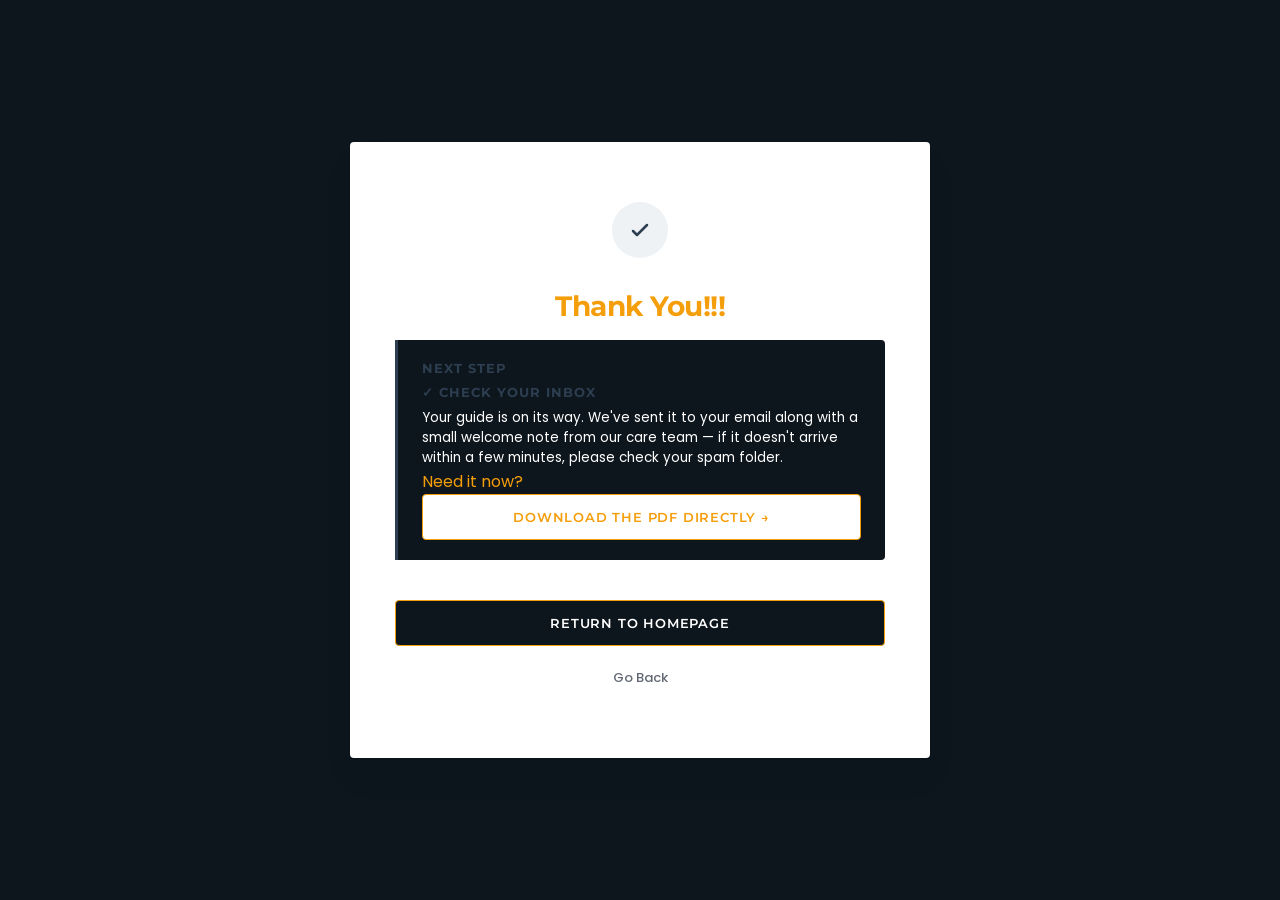
<file: popUps/downloadebook.html>
<!doctype html>
<html lang="en">
	<head>
		<meta charset="UTF-8" />
		<meta name="viewport" content="width=device-width, initial-scale=1.0" />
		<title>Thank You for Joining Us</title>
		<link rel="preconnect" href="https://fonts.googleapis.com" />
		<link rel="preconnect" href="https://fonts.gstatic.com" crossorigin />
		<link
			href="https://fonts.googleapis.com/css2?family=Montserrat:wght@400;500;600;700&family=Poppins:wght@300;400;500&display=swap"
			rel="stylesheet"
		/>

		<style>
			/* Modern CSS Variables for Minimal Luxury Aesthetic */
			:root {
				--bg-color: #0e161d; /* Soft, warm luxury off-white */
				--text-main: #f59e0b; /* Deep slate/charcoal */
				--text-muted: #626873; /* Sophisticated cool gray */
				--accent: #2c3e50; /* Deep corporate blue/slate */
				--accent-light: #eef2f5; /* Subtle tinted accent fill */
				--white: #ffffff;
				--font-display: "Montserrat", sans-serif;
				--font-body: "Poppins", sans-serif;
				--transition: all 0.3s cubic-bezier(0.25, 0.8, 0.25, 1);
			}

			* {
				box-sizing: border-box;
				margin: 0;
				padding: 0;
			}

			body {
				background-color: var(--bg-color);
				color: var(--text-main);
				font-family: var(--font-body);
				min-height: 100vh;
				display: flex;
				align-items: center;
				justify-content: center;
				padding: 24px;
				overflow-x: hidden;
			}

			/* Card Container Styling with Soft Shadow Depth */
			.thank-you-card {
				background-color: var(--white);
				max-width: 580px;
				width: 100%;
				padding: 60px 45px;
				border-radius: 4px; /* Minimalist clean edge */
				box-shadow:
					0 20px 40px rgba(0, 0, 0, 0.03),
					0 1px 3px rgba(0, 0, 0, 0.02);
				text-align: center;
				position: relative;
				animation: fadeInUp 0.8s ease-out;
			}

			/* Minimal Graphic Accent instead of a standard icon */
			.accent-icon {
				width: 56px;
				height: 56px;
				background-color: var(--accent-light);
				color: var(--accent);
				display: inline-flex;
				align-items: center;
				justify-content: center;
				border-radius: 50%;
				margin-bottom: 32px;
			}

			.accent-icon svg {
				width: 24px;
				height: 24px;
				stroke-width: 2.5;
			}

			h1 {
				font-family: var(--font-display);
				font-size: 28px;
				font-weight: 700;
				letter-spacing: -0.5px;
				line-height: 1.2;
				margin-bottom: 16px;
				color: var(--text-main);
			}

			.subtitle {
				font-size: 15px;
				color: var(--text-muted);
				line-height: 1.6;
				margin-bottom: 36px;
				font-weight: 400;
			}

			/* Next Steps Information Block */
			.next-steps {
				background-color: var(--bg-color);
				border-left: 3px solid var(--accent);
				padding: 20px 24px;
				text-align: left;
				margin-bottom: 40px;
				border-radius: 0 4px 4px 0;
			}

			.next-steps h3 {
				font-family: var(--font-display);
				font-size: 13px;
				font-weight: 700;
				text-transform: uppercase;
				letter-spacing: 1px;
				margin-bottom: 8px;
				color: var(--accent);
			}

			.next-steps p {
				font-size: 13.5px;
				color: var(--white);
				line-height: 1.5;
			}

			/* Premium Minimal Button Styling */
			.btn-container {
				display: flex;
				flex-direction: column;
				gap: 12px;
				align-items: center;
			}

			.btn-primary {
				display: inline-flex;
				align-items: center;
				justify-content: center;
				background-color: var(--bg-color);
				color: var(--white);
				text-decoration: none;
				padding: 14px 32px;
				font-family: var(--font-display);
				font-size: 13px;
				font-weight: 600;
				letter-spacing: 0.8px;
				text-transform: uppercase;
				border-radius: 4px;
				width: 100%;
				transition: var(--transition);
				border: 1px solid var(--text-main);
			}
			.btnn {
				display: inline-flex;
				align-items: center;
				justify-content: center;
				background-color: var(--white);
				color: var(--text-main);
				text-decoration: none;
				padding: 14px 32px;
				font-family: var(--font-display);
				font-size: 13px;
				font-weight: 600;
				letter-spacing: 0.8px;
				text-transform: uppercase;
				border-radius: 4px;
				width: 100%;
				transition: var(--transition);
				border: 1px solid var(--text-main);
			}

			.btn-primary:hover {
				background-color: transparent;
				color: var(--text-main);
				transform: translateY(-2px);
			}

			.btn-secondary {
				display: inline-flex;
				align-items: center;
				justify-content: center;
				color: var(--text-muted);
				text-decoration: none;
				padding: 10px 20px;
				font-size: 13px;
				font-weight: 500;
				transition: var(--transition);
			}

			.btn-secondary:hover {
				color: var(--text-main);
			}

			/* Smooth Entry Animation */
			@keyframes fadeInUp {
				from {
					opacity: 0;
					transform: translateY(20px);
				}
				to {
					opacity: 1;
					transform: translateY(0);
				}
			}

			/* Responsive Tweaks */
			@media (max-width: 480px) {
				.thank-you-card {
					padding: 45px 24px;
				}
				h1 {
					font-size: 24px;
				}
			}
		</style>
	</head>
	<body>
		<div class="thank-you-card">
			<div class="accent-icon">
				<svg
					xmlns="http://www.w3.org/2000/svg"
					fill="none"
					viewBox="0 0 24 24"
					stroke="currentColor"
				>
					<path
						stroke-linecap="round"
						stroke-linejoin="round"
						d="M5 13l4 4L19 7"
					/>
				</svg>
			</div>

			<h1>Thank You!!!</h1>

			<div class="next-steps">
				<h3>Next Step</h3>
				<h3>✓ Check your inbox</h3>
				<p>
					Your guide is on its way. We've sent it to your email along
					with a small welcome note from our care team — if it doesn't
					arrive within a few minutes, please check your spam folder.
				</p>
				<span class="small-fallback"
					>Need it now?
					<a
						class="btnn"
						href="../downloads/owner-operator-launch-kit-2026.pdf"
						download
						>Download the PDF directly →</a
					></span
				>
			</div>

			<div class="btn-container">
				<a href="/" class="btn-primary">Return to Homepage</a>
				<a href="/" class="btn-secondary">Go Back</a>
			</div>
		</div>
	</body>
</html>
</file>
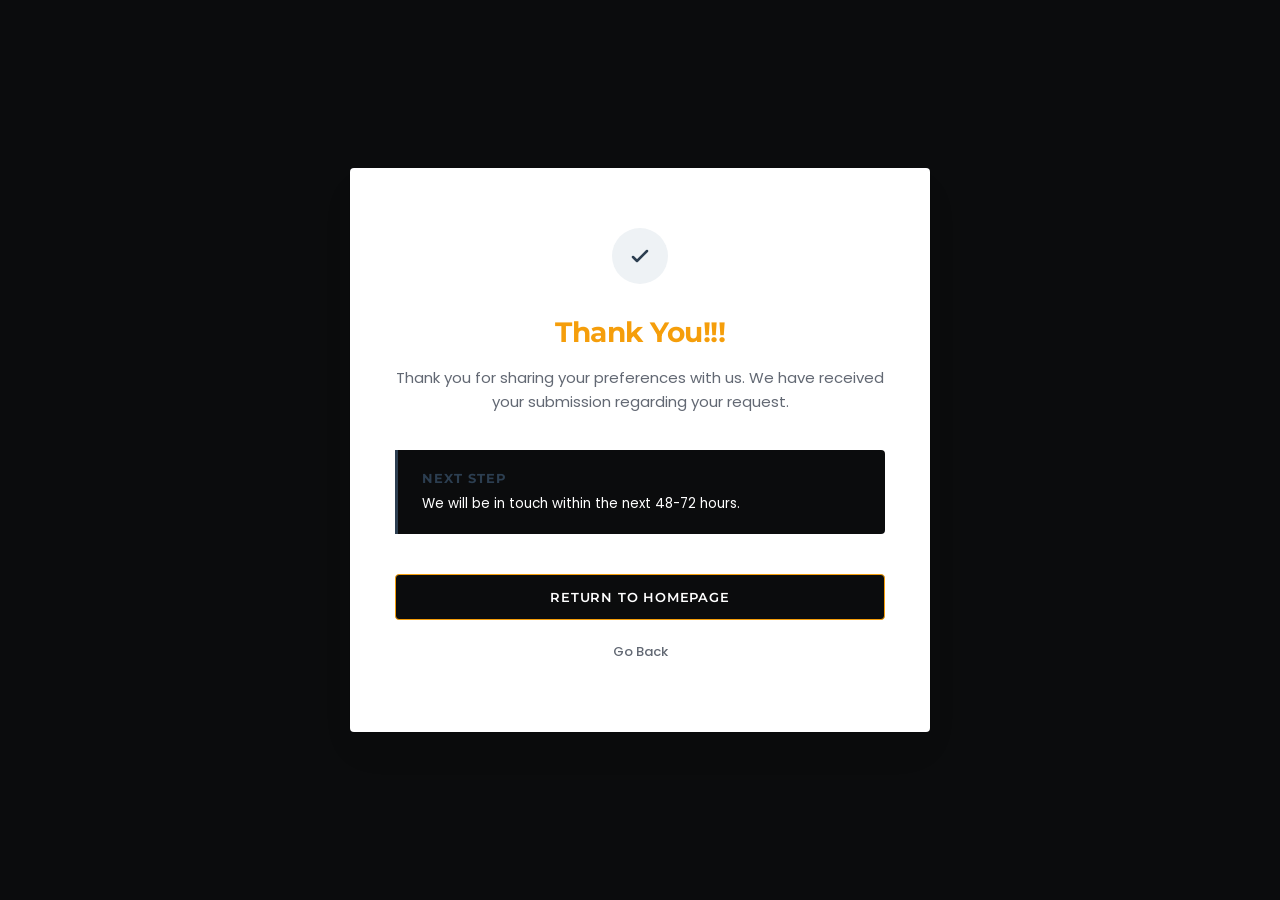
<file: popUps/thankyou.html>
<!doctype html>
<html lang="en">
	<head>
		<meta charset="UTF-8" />
		<meta name="viewport" content="width=device-width, initial-scale=1.0" />
		<title>Thank You for Joining Us</title>
		<link rel="preconnect" href="https://fonts.googleapis.com" />
		<link rel="preconnect" href="https://fonts.gstatic.com" crossorigin />
		<link
			href="https://fonts.googleapis.com/css2?family=Montserrat:wght@400;500;600;700&family=Poppins:wght@300;400;500&display=swap"
			rel="stylesheet"
		/>

		<style>
			/* Modern CSS Variables for Minimal Luxury Aesthetic */
			:root {
				--bg-color: #0b0c0d; /* Soft, warm luxury off-white */
				--text-main: #f59e0b; /* Deep slate/charcoal */
				--text-muted: #626873; /* Sophisticated cool gray */
				--accent: #2c3e50; /* Deep corporate blue/slate */
				--accent-light: #eef2f5; /* Subtle tinted accent fill */
				--white: #ffffff;
				--font-display: "Montserrat", sans-serif;
				--font-body: "Poppins", sans-serif;
				--transition: all 0.3s cubic-bezier(0.25, 0.8, 0.25, 1);
			}

			* {
				box-sizing: border-box;
				margin: 0;
				padding: 0;
			}

			body {
				background-color: var(--bg-color);
				color: var(--text-main);
				font-family: var(--font-body);
				min-height: 100vh;
				display: flex;
				align-items: center;
				justify-content: center;
				padding: 24px;
				overflow-x: hidden;
			}

			/* Card Container Styling with Soft Shadow Depth */
			.thank-you-card {
				background-color: var(--white);
				max-width: 580px;
				width: 100%;
				padding: 60px 45px;
				border-radius: 4px; /* Minimalist clean edge */
				box-shadow:
					0 20px 40px rgba(0, 0, 0, 0.03),
					0 1px 3px rgba(0, 0, 0, 0.02);
				text-align: center;
				position: relative;
				animation: fadeInUp 0.8s ease-out;
			}

			/* Minimal Graphic Accent instead of a standard icon */
			.accent-icon {
				width: 56px;
				height: 56px;
				background-color: var(--accent-light);
				color: var(--accent);
				display: inline-flex;
				align-items: center;
				justify-content: center;
				border-radius: 50%;
				margin-bottom: 32px;
			}

			.accent-icon svg {
				width: 24px;
				height: 24px;
				stroke-width: 2.5;
			}

			h1 {
				font-family: var(--font-display);
				font-size: 28px;
				font-weight: 700;
				letter-spacing: -0.5px;
				line-height: 1.2;
				margin-bottom: 16px;
				color: var(--text-main);
			}

			.subtitle {
				font-size: 15px;
				color: var(--text-muted);
				line-height: 1.6;
				margin-bottom: 36px;
				font-weight: 400;
			}

			/* Next Steps Information Block */
			.next-steps {
				background-color: var(--bg-color);
				border-left: 3px solid var(--accent);
				padding: 20px 24px;
				text-align: left;
				margin-bottom: 40px;
				border-radius: 0 4px 4px 0;
			}

			.next-steps h3 {
				font-family: var(--font-display);
				font-size: 13px;
				font-weight: 700;
				text-transform: uppercase;
				letter-spacing: 1px;
				margin-bottom: 8px;
				color: var(--accent);
			}

			.next-steps p {
				font-size: 13.5px;
				color: var(--white);
				line-height: 1.5;
			}

			/* Premium Minimal Button Styling */
			.btn-container {
				display: flex;
				flex-direction: column;
				gap: 12px;
				align-items: center;
			}

			.btn-primary {
				display: inline-flex;
				align-items: center;
				justify-content: center;
				background-color: var(--bg-color);
				color: var(--white);
				text-decoration: none;
				padding: 14px 32px;
				font-family: var(--font-display);
				font-size: 13px;
				font-weight: 600;
				letter-spacing: 0.8px;
				text-transform: uppercase;
				border-radius: 4px;
				width: 100%;
				transition: var(--transition);
				border: 1px solid var(--text-main);
			}

			.btn-primary:hover {
				background-color: transparent;
				color: var(--text-main);
				transform: translateY(-2px);
			}

			.btn-secondary {
				display: inline-flex;
				align-items: center;
				justify-content: center;
				color: var(--text-muted);
				text-decoration: none;
				padding: 10px 20px;
				font-size: 13px;
				font-weight: 500;
				transition: var(--transition);
			}

			.btn-secondary:hover {
				color: var(--text-main);
			}

			/* Smooth Entry Animation */
			@keyframes fadeInUp {
				from {
					opacity: 0;
					transform: translateY(20px);
				}
				to {
					opacity: 1;
					transform: translateY(0);
				}
			}

			/* Responsive Tweaks */
			@media (max-width: 480px) {
				.thank-you-card {
					padding: 45px 24px;
				}
				h1 {
					font-size: 24px;
				}
			}
		</style>
	</head>
	<body>
		<div class="thank-you-card">
			<div class="accent-icon">
				<svg
					xmlns="http://www.w3.org/2000/svg"
					fill="none"
					viewBox="0 0 24 24"
					stroke="currentColor"
				>
					<path
						stroke-linecap="round"
						stroke-linejoin="round"
						d="M5 13l4 4L19 7"
					/>
				</svg>
			</div>

			<h1>Thank You!!!</h1>
			<p class="subtitle">
				Thank you for sharing your preferences with us. We have received
				your submission regarding your request.
			</p>

			<div class="next-steps">
				<h3>Next Step</h3>
				<p>We will be in touch within the next 48-72 hours.</p>
			</div>

			<div class="btn-container">
				<a href="/" class="btn-primary">Return to Homepage</a>
				<a href="./pages/contact.html" class="btn-secondary">Go Back</a>
			</div>
		</div>
	</body>
</html>
</file>
<file: style.css>
/* =========================================================
   Rift Transportation Services — Premium dispatch revamp
   Palette: deep charcoal + warm off-white + amber-500 accent
   Typography: Bebas Neue (display) + Inter (body)
   ========================================================= */

:root {
	/* Dark mode (default) */
	--bg: #0b0c0d;
	--surface: #111315;
	--surface-2: #181a1d;
	--surface-3: #1f2226;
	--border: rgba(255, 255, 255, 0.08);
	--border-strong: rgba(255, 255, 255, 0.16);
	--text: #f4efe6; /* warm off-white */
	--text-soft: rgba(244, 239, 230, 0.72);
	--text-mute: rgba(244, 239, 230, 0.5);

	--accent: #f59e0b; /* amber-500 */
	--accent-hi: #fbbf24; /* amber-400 */
	--accent-lo: #b45309; /* amber-700 */
	--accent-glow: rgba(245, 158, 11, 0.18);

	--radius-sm: 6px;
	--radius: 12px;
	--radius-lg: 18px;

	--maxw: 1240px;

	--shadow-card:
		0 1px 0 rgba(255, 255, 255, 0.04) inset,
		0 30px 60px -30px rgba(0, 0, 0, 0.6);
	--shadow-amber: 0 10px 30px -10px rgba(245, 158, 11, 0.45);

	--t-fast: 180ms cubic-bezier(0.4, 0, 0.2, 1);
	--t-med: 320ms cubic-bezier(0.4, 0, 0.2, 1);
}

[data-theme="light"] {
	--bg: #faf7f1; /* warm off-white */
	--surface: #ffffff;
	--surface-2: #f1ece2;
	--surface-3: #e8e2d3;
	--border: rgba(11, 12, 13, 0.1);
	--border-strong: rgba(11, 12, 13, 0.22);
	--text: #0b0c0d;
	--text-soft: rgba(11, 12, 13, 0.72);
	--text-mute: rgba(11, 12, 13, 0.5);
	--accent: #b45309;
	--accent-hi: #f59e0b;
	--accent-lo: #92400e;
	--accent-glow: rgba(180, 83, 9, 0.15);
	--shadow-card:
		0 1px 0 rgba(255, 255, 255, 0.7) inset,
		0 30px 60px -40px rgba(11, 12, 13, 0.25);
}

/* ============== RESET ============== */
*,
*::before,
*::after {
	box-sizing: border-box;
}
html {
	scroll-behavior: smooth;
	-webkit-text-size-adjust: 100%;
}
body {
	margin: 0;
	font-family:
		"Inter",
		system-ui,
		-apple-system,
		sans-serif;
	background: var(--bg);
	color: var(--text);
	font-size: 16px;
	line-height: 1.55;
	-webkit-font-smoothing: antialiased;
	-moz-osx-font-smoothing: grayscale;
	transition:
		background-color var(--t-med),
		color var(--t-med);
}
img,
svg {
	display: block;
	max-width: 100%;
}
a {
	color: inherit;
	text-decoration: none;
}
button {
	font: inherit;
	cursor: pointer;
}
ul {
	padding: 0;
	margin: 0;
	list-style: none;
}

::selection {
	background: var(--accent);
	color: #0b0c0d;
}

.container {
	width: 100%;
	max-width: var(--maxw);
	margin: 0 auto;
	padding: 0 28px;
}

/* ============== TYPOGRAPHY ============== */
h1,
h2,
h3,
h4 {
	margin: 0;
	line-height: 1.05;
	font-weight: 400;
}
.section-title,
.hero-title,
.cta-title {
	font-family: "Bebas Neue", sans-serif;
	letter-spacing: 0.02em;
	text-transform: uppercase;
}
.hero-title {
	font-size: clamp(48px, 8vw, 104px);
	line-height: 0.92;
}
.section-title {
	font-size: clamp(36px, 5vw, 64px);
	line-height: 0.98;
}
.section-title--light {
	color: var(--text);
}
.cta-title {
	font-size: clamp(40px, 6vw, 72px);
}
.kicker {
	display: inline-block;
	font-size: 11px;
	letter-spacing: 0.22em;
	text-transform: uppercase;
	font-weight: 600;
	color: var(--accent);
	margin-bottom: 18px;
}
.kicker-light {
	color: var(--accent-hi);
}

.section-lede {
	color: var(--text-soft);
	max-width: 60ch;
	font-size: 17px;
	margin-top: 18px;
}

/* ============== BUTTONS ============== */
.btn {
	display: inline-flex;
	align-items: center;
	gap: 8px;
	padding: 14px 22px;
	border-radius: 999px;
	font-weight: 600;
	font-size: 14px;
	letter-spacing: 0.02em;
	border: 1px solid transparent;
	transition:
		transform var(--t-fast),
		background var(--t-fast),
		color var(--t-fast),
		box-shadow var(--t-fast),
		border-color var(--t-fast);
	white-space: nowrap;
}
.btn-sm {
	padding: 10px 16px;
	font-size: 13px;
}
.btn-lg {
	padding: 16px 28px;
	font-size: 15px;
}

.btn-primary {
	background: var(--accent);
	color: #0b0c0d;
	box-shadow: var(--shadow-amber);
}
.btn-primary:hover {
	background: var(--accent-hi);
	transform: translateY(-1px);
}
.btn-primary:active {
	transform: translateY(0);
}

.btn-ghost {
	background: transparent;
	color: var(--text);
	border-color: var(--border-strong);
}
.btn-ghost:hover {
	border-color: var(--accent);
	color: var(--accent);
}

/* ============== HEADER ============== */
.site-header {
	position: sticky;
	top: 0;
	z-index: 50;
	background: color-mix(in oklab, var(--bg) 88%, transparent);
	backdrop-filter: saturate(160%) blur(14px);
	-webkit-backdrop-filter: saturate(160%) blur(14px);
	border-bottom: 1px solid var(--border);
}
.header-inner {
	display: flex;
	align-items: center;
	gap: 24px;
	padding: 14px 28px;
}
.brand {
	display: inline-flex;
	align-items: center;
	color: var(--text);
}
.brand-mark {
	height: 36px;
	width: auto;
}
.brand-logo {
	height: 68px;
	width: auto;
	display: block;
	max-width: 280px;
}

.nav {
	display: flex;
	align-items: center;
	gap: 28px;
	margin-left: 28px;
}
.nav a {
	font-size: 13px;
	font-weight: 500;
	color: var(--text-soft);
	letter-spacing: 0.03em;
	position: relative;
	transition: color var(--t-fast);
}
.nav a:hover {
	color: var(--accent);
}
.nav a::after {
	content: "";
	position: absolute;
	left: 0;
	right: 0;
	bottom: -6px;
	height: 2px;
	background: var(--accent);
	transform: scaleX(0);
	transform-origin: left;
	transition: transform var(--t-fast);
}
.nav a:hover::after {
	transform: scaleX(1);
}

.header-actions {
	margin-left: auto;
	display: flex;
	align-items: center;
	gap: 12px;
}

.theme-toggle {
	width: 38px;
	height: 38px;
	display: inline-grid;
	place-items: center;
	background: transparent;
	border: 1px solid var(--border-strong);
	border-radius: 999px;
	color: var(--text);
	transition:
		border-color var(--t-fast),
		color var(--t-fast);
}
.theme-toggle:hover {
	border-color: var(--accent);
	color: var(--accent);
}
.theme-toggle svg {
	width: 18px;
	height: 18px;
}
[data-theme="dark"] .icon-sun {
	display: block;
}
[data-theme="dark"] .icon-moon {
	display: none;
}
[data-theme="light"] .icon-sun {
	display: none;
}
[data-theme="light"] .icon-moon {
	display: block;
}

.nav-toggle {
	display: none;
	width: 40px;
	height: 40px;
	background: transparent;
	border: 1px solid var(--border-strong);
	border-radius: 8px;
	padding: 10px;
	flex-direction: column;
	justify-content: space-between;
}
.nav-toggle span {
	display: block;
	height: 2px;
	width: 100%;
	background: var(--text);
	border-radius: 2px;
	transition:
		transform var(--t-fast),
		opacity var(--t-fast);
}
.nav-toggle[aria-expanded="true"] span:nth-child(1) {
	transform: translateY(8px) rotate(45deg);
}
.nav-toggle[aria-expanded="true"] span:nth-child(2) {
	opacity: 0;
}
.nav-toggle[aria-expanded="true"] span:nth-child(3) {
	transform: translateY(-8px) rotate(-45deg);
}

.mobile-menu {
	display: none;
	flex-direction: column;
	gap: 4px;
	padding: 16px 28px 24px;
	border-top: 1px solid var(--border);
	background: var(--bg);
}
.mobile-menu a {
	padding: 12px 0;
	font-size: 15px;
	font-weight: 500;
	color: var(--text);
	border-bottom: 1px solid var(--border);
}
.mobile-menu a.btn {
	border: none;
	margin-top: 12px;
	justify-content: center;
}
.mobile-menu[data-open="true"] {
	display: flex;
}

/* ============== HERO ============== */
.hero {
	position: relative;
	min-height: 100vh;
	display: flex;
	align-items: center;
	overflow: hidden;
	isolation: isolate;
}
.hero-image {
	position: absolute;
	inset: 0;
	background: url("assets/img/hero-truck.png") center/cover no-repeat;
	z-index: -2;
}
.hero-overlay {
	position: absolute;
	inset: 0;
	background:
		radial-gradient(
			120% 80% at 20% 30%,
			rgba(245, 158, 11, 0.1),
			transparent 60%
		),
		linear-gradient(
			180deg,
			rgba(11, 12, 13, 0.45) 0%,
			rgba(11, 12, 13, 0.75) 60%,
			rgba(11, 12, 13, 0.95) 100%
		),
		linear-gradient(
			90deg,
			rgba(11, 12, 13, 0.85) 0%,
			rgba(11, 12, 13, 0.2) 60%,
			rgba(11, 12, 13, 0) 100%
		);
	z-index: -1;
}
[data-theme="light"] .hero-overlay {
	background:
		radial-gradient(
			120% 80% at 20% 30%,
			rgba(245, 158, 11, 0.1),
			transparent 60%
		),
		linear-gradient(
			180deg,
			rgba(11, 12, 13, 0.55) 0%,
			rgba(11, 12, 13, 0.75) 60%,
			rgba(11, 12, 13, 0.92) 100%
		),
		linear-gradient(
			90deg,
			rgba(11, 12, 13, 0.85) 0%,
			rgba(11, 12, 13, 0.3) 60%,
			rgba(11, 12, 13, 0) 100%
		);
}

.hero-inner {
	position: relative;
	padding: 140px 28px 100px;
	color: #f4efe6; /* hero is always light text over dark overlay */
}
.hero-eyebrow {
	display: inline-flex;
	align-items: center;
	gap: 10px;
	padding: 8px 14px;
	border: 1px solid rgba(255, 255, 255, 0.18);
	border-radius: 999px;
	font-size: 12px;
	letter-spacing: 0.12em;
	color: rgba(244, 239, 230, 0.85);
	text-transform: uppercase;
	margin-bottom: 28px;
	background: rgba(11, 12, 13, 0.4);
	backdrop-filter: blur(8px);
}
.hero-eyebrow .dot {
	width: 8px;
	height: 8px;
	border-radius: 50%;
	background: var(--accent);
	box-shadow: 0 0 12px var(--accent);
	animation: pulse 2.4s ease-in-out infinite;
}
@keyframes pulse {
	0%,
	100% {
		opacity: 1;
		transform: scale(1);
	}
	50% {
		opacity: 0.6;
		transform: scale(0.85);
	}
}
.hero-title {
	max-width: 14ch;
}
.hero-title .accent {
	color: var(--accent);
}
.hero-sub {
	max-width: 56ch;
	font-size: 18px;
	line-height: 1.55;
	color: rgba(244, 239, 230, 0.8);
	margin: 24px 0 36px;
}
.hero-cta {
	display: flex;
	flex-wrap: wrap;
	gap: 12px;
}

.hero-stats {
	display: grid;
	grid-template-columns: repeat(4, 1fr);
	gap: 28px;
	margin-top: 80px;
	padding-top: 32px;
	border-top: 1px solid rgba(255, 255, 255, 0.12);
}
.hero-stats li {
	display: flex;
	flex-direction: column;
	gap: 6px;
}
.stat-num {
	font-family: "Bebas Neue", sans-serif;
	font-size: 40px;
	letter-spacing: 0.02em;
	color: var(--accent);
	line-height: 1;
}
.stat-label {
	font-size: 12px;
	letter-spacing: 0.12em;
	text-transform: uppercase;
	color: rgba(244, 239, 230, 0.6);
}

/* ============== MARQUEE ============== */
.marquee {
	overflow: hidden;
	border-top: 1px solid var(--border);
	border-bottom: 1px solid var(--border);
	background: var(--surface);
	padding: 18px 0;
}
.marquee-track {
	display: inline-flex;
	gap: 28px;
	white-space: nowrap;
	animation: marquee 40s linear infinite;
	font-family: "Bebas Neue", sans-serif;
	font-size: 22px;
	letter-spacing: 0.08em;
	color: var(--text-soft);
}
.marquee-track .dot-sep {
	color: var(--accent);
}
@keyframes marquee {
	from {
		transform: translateX(0);
	}
	to {
		transform: translateX(-50%);
	}
}

/* ============== SECTIONS ============== */
.section {
	padding: 110px 0;
	position: relative;
}
.section-head {
	max-width: 760px;
	margin-bottom: 60px;
}
.section-head--centered {
	text-align: center;
	margin: 0 auto 60px;
}
.section-head--centered .section-lede {
	margin-left: auto;
	margin-right: auto;
}

/* SERVICES */
.service-grid {
	display: grid;
	grid-template-columns: repeat(auto-fit, minmax(260px, 1fr));
	gap: 20px;
}
.service-card {
	position: relative;
	padding: 32px;
	background: var(--surface);
	border: 1px solid var(--border);
	border-radius: var(--radius);
	transition:
		transform var(--t-med),
		border-color var(--t-med),
		box-shadow var(--t-med);
}
.service-card:hover {
	transform: translateY(-4px);
	border-color: var(--accent);
	box-shadow: var(--shadow-card);
	background: var(--surface-2);
}
.service-card:hover h3 {
	color: var(--accent);
}
.service-card:hover p {
	color: var(--text);
}
.service-card h3 {
	font-family: "Bebas Neue", sans-serif;
	font-size: 24px;
	letter-spacing: 0.03em;
	margin: 20px 0 10px;
	text-transform: uppercase;
}
.service-card p {
	color: var(--text-soft);
	font-size: 15px;
}
.service-icon {
	width: 48px;
	height: 48px;
	display: grid;
	place-items: center;
	border-radius: 10px;
	background: var(--surface-2);
	color: var(--accent);
}
.service-icon svg {
	width: 26px;
	height: 26px;
}
.service-card--accent {
	background: linear-gradient(180deg, var(--surface-2), var(--surface));
	border-color: var(--accent);
}
.tag {
	position: absolute;
	top: 24px;
	right: 24px;
	font-size: 10px;
	letter-spacing: 0.18em;
	text-transform: uppercase;
	padding: 5px 10px;
	background: var(--accent);
	color: #0b0c0d;
	border-radius: 999px;
	font-weight: 700;
}

/* FEATURE SECTIONS (box truck + dispatch desk) */
.section-feature {
	padding: 100px 0;
}
.feature-grid {
	display: grid;
	grid-template-columns: 1fr 1fr;
	gap: 64px;
	align-items: center;
}
.feature-grid--reverse .feature-copy {
	order: 2;
}
.feature-grid--reverse .feature-media {
	order: 1;
}
.feature-copy .section-title {
	font-size: clamp(32px, 4.5vw, 56px);
}
.feature-list {
	margin: 28px 0 32px;
	display: flex;
	flex-direction: column;
	gap: 10px;
}
.feature-list li {
	position: relative;
	padding-left: 22px;
	color: var(--text-soft);
}
.feature-list li::before {
	content: "";
	position: absolute;
	left: 0;
	top: 10px;
	width: 12px;
	height: 2px;
	background: var(--accent);
}
.feature-media {
	position: relative;
	border-radius: var(--radius-lg);
	overflow: hidden;
	border: 1px solid var(--border);
	background: var(--surface);
	aspect-ratio: 4/3;
}
.feature-media img {
	width: 100%;
	height: 100%;
	object-fit: cover;
	transition: transform 800ms ease;
}
.feature-media:hover img {
	transform: scale(1.04);
}

/* BENEFITS */
.section-dark {
	background: var(--surface);
	border-top: 1px solid var(--border);
	border-bottom: 1px solid var(--border);
}
.benefit-grid {
	display: grid;
	grid-template-columns: repeat(auto-fit, minmax(280px, 1fr));
	gap: 4px;
	background: var(--border);
	border-radius: var(--radius);
	overflow: hidden;
}
.benefit {
	background: var(--surface);
	padding: 36px 32px;
	transition: background var(--t-fast);
}
.benefit:hover {
	background: var(--surface-2);
}
.benefit-num {
	display: block;
	font-family: "Bebas Neue", sans-serif;
	color: var(--accent);
	font-size: 18px;
	letter-spacing: 0.08em;
	margin-bottom: 16px;
}
.benefit h3 {
	font-family: "Bebas Neue", sans-serif;
	font-size: 22px;
	letter-spacing: 0.03em;
	margin-bottom: 10px;
	text-transform: uppercase;
}
.benefit p {
	color: var(--text-soft);
	font-size: 15px;
}

/* TRUCK TYPES */
.truck-grid {
	display: grid;
	grid-template-columns: 1fr 1fr;
	gap: 28px;
}
.truck-card {
	padding: 36px;
	background: var(--surface);
	border: 1px solid var(--border);
	border-radius: var(--radius-lg);
	transition:
		transform var(--t-med),
		border-color var(--t-med);
}
.truck-card:hover {
	transform: translateY(-4px);
	border-color: var(--accent);
	background: var(--surface-2);
	box-shadow: var(--shadow-card);
}
.truck-card:hover h3 {
	color: var(--accent);
}
.truck-card--accent {
	border-color: var(--accent);
	background: linear-gradient(180deg, var(--surface-2), var(--surface));
}
.truck-illustration {
	background: var(--surface-2);
	border-radius: var(--radius);
	overflow: hidden;
	margin-bottom: 24px;
	aspect-ratio: 16/9;
}
.truck-illustration img {
	width: 100%;
	height: 100%;
	object-fit: cover;
	display: block;
	transition: transform 0.4s ease;
}
.truck-card:hover .truck-illustration img {
	transform: scale(1.03);
}
.truck-tag {
	display: inline-block;
	font-size: 10px;
	letter-spacing: 0.22em;
	text-transform: uppercase;
	font-weight: 700;
	color: var(--text-mute);
	padding: 4px 10px;
	border: 1px solid var(--border-strong);
	border-radius: 999px;
}
.truck-tag--accent {
	color: var(--accent);
	border-color: var(--accent);
}
.truck-card h3 {
	font-family: "Bebas Neue", sans-serif;
	font-size: 30px;
	letter-spacing: 0.02em;
	margin: 14px 0 12px;
	text-transform: uppercase;
}
.truck-card p {
	color: var(--text-soft);
	font-size: 16px;
}
.truck-bullets {
	margin-top: 20px;
	display: flex;
	flex-direction: column;
	gap: 8px;
}
.truck-bullets li {
	position: relative;
	padding-left: 20px;
	color: var(--text-soft);
	font-size: 14px;
}
.truck-bullets li::before {
	content: "→";
	position: absolute;
	left: 0;
	color: var(--accent);
}

/* GOVERNMENT MAIL */
.section-mail {
	background: var(--surface);
	border-top: 1px solid var(--border);
	border-bottom: 1px solid var(--border);
}
.mail-grid {
	display: grid;
	grid-template-columns: 1.4fr 1fr;
	gap: 64px;
	align-items: start;
}
.mail-features {
	display: flex;
	flex-direction: column;
	gap: 24px;
	margin: 32px 0;
}
.mail-feature {
	display: grid;
	grid-template-columns: 52px 1fr;
	gap: 18px;
	align-items: start;
}
.mail-num {
	font-family: "Bebas Neue", sans-serif;
	width: 44px;
	height: 44px;
	display: grid;
	place-items: center;
	background: var(--accent);
	color: #0b0c0d;
	border-radius: 10px;
	font-size: 18px;
	letter-spacing: 0.03em;
}
.mail-feature h4 {
	font-family: "Bebas Neue", sans-serif;
	font-size: 20px;
	letter-spacing: 0.03em;
	margin-bottom: 6px;
	text-transform: uppercase;
}
.mail-feature p {
	color: var(--text-soft);
	font-size: 15px;
}
.mail-cta {
	margin-top: 12px;
}
.mail-card {
	padding: 36px;
	background: var(--bg);
	border: 1px solid var(--accent);
	border-radius: var(--radius-lg);
	position: sticky;
	top: 100px;
}
.mail-card h3 {
	font-family: "Bebas Neue", sans-serif;
	font-size: 26px;
	letter-spacing: 0.02em;
	margin: 8px 0 16px;
	text-transform: uppercase;
}
.mail-card p {
	color: var(--text-soft);
	font-size: 15px;
	margin-bottom: 24px;
}
.mail-list {
	display: flex;
	flex-direction: column;
	gap: 10px;
}
.mail-list li {
	padding: 12px 14px;
	background: var(--surface);
	border: 1px solid var(--border);
	border-radius: 8px;
	font-size: 14px;
}

/* PROCESS */
.process {
	display: grid;
	grid-template-columns: repeat(auto-fit, minmax(240px, 1fr));
	gap: 24px;
	counter-reset: step;
	list-style: none;
	padding: 0;
	margin: 0;
}
.process li {
	list-style: none;
}
.process-step {
	padding: 32px;
	background: var(--surface);
	border: 1px solid var(--border);
	border-radius: var(--radius);
	transition:
		border-color var(--t-fast),
		transform var(--t-fast);
}
.process-step:hover {
	border-color: var(--accent);
	transform: translateY(-2px);
}
.step-num {
	font-family: "Bebas Neue", sans-serif;
	font-size: 44px;
	letter-spacing: 0.04em;
	color: var(--accent);
	display: block;
	margin-bottom: 14px;
	line-height: 1;
}
.process-step h3 {
	font-family: "Bebas Neue", sans-serif;
	font-size: 22px;
	letter-spacing: 0.02em;
	margin-bottom: 10px;
	text-transform: uppercase;
}
.process-step p {
	color: var(--text-soft);
	font-size: 14px;
}

/* PROOF */
.section-proof {
	background: var(--surface);
	border-top: 1px solid var(--border);
	border-bottom: 1px solid var(--border);
}
.proof-grid {
	display: grid;
	grid-template-columns: 1.5fr 1fr;
	gap: 64px;
	align-items: start;
}
.proof-stats {
	display: grid;
	grid-template-columns: repeat(3, 1fr);
	gap: 24px;
	margin-top: 40px;
	padding-top: 32px;
	border-top: 1px solid var(--border);
}
.proof-stat {
	display: flex;
	flex-direction: column;
	gap: 6px;
}
.proof-num {
	font-family: "Bebas Neue", sans-serif;
	font-size: 36px;
	color: var(--accent);
	letter-spacing: 0.02em;
	line-height: 1;
}
.proof-label {
	font-size: 12px;
	letter-spacing: 0.12em;
	text-transform: uppercase;
	color: var(--text-mute);
}
.ecosystem-card {
	padding: 36px;
	background: var(--bg);
	border: 1px solid var(--border-strong);
	border-radius: var(--radius-lg);
}
.ecosystem-card h3 {
	font-family: "Bebas Neue", sans-serif;
	font-size: 26px;
	letter-spacing: 0.02em;
	margin: 8px 0 14px;
	text-transform: uppercase;
}
.ecosystem-card p {
	color: var(--text-soft);
	font-size: 15px;
	margin-bottom: 20px;
}
.link-arrow {
	color: var(--accent);
	font-weight: 600;
	font-size: 14px;
	letter-spacing: 0.02em;
	display: inline-flex;
	gap: 6px;
	transition: gap var(--t-fast);
}
.link-arrow:hover {
	gap: 12px;
}

/* BLOG */
.section-blog {
	padding: 110px 0;
}
.blog-grid {
	display: grid;
	grid-template-columns: repeat(auto-fit, minmax(280px, 1fr));
	gap: 24px;
}
.blog-card {
	background: var(--surface);
	border: 1px solid var(--border);
	border-radius: var(--radius-lg);
	overflow: hidden;
	display: flex;
	flex-direction: column;
	transition:
		transform var(--t-med),
		border-color var(--t-med),
		box-shadow var(--t-med);
}
.blog-card:hover {
	transform: translateY(-6px);
	border-color: var(--accent);
	box-shadow: var(--shadow-card);
}
.blog-thumb {
	aspect-ratio: 5/3;
	overflow: hidden;
	border-bottom: 1px solid var(--border);
}
.blog-thumb svg {
	width: 100%;
	height: 100%;
	display: block;
}
.blog-thumb img {
	width: 100%;
	height: 100%;
	object-fit: cover;
	display: block;
	transition: transform 0.4s ease;
}
.blog-card:hover .blog-thumb img {
	transform: scale(1.04);
}
.ebook-photo {
	width: 100%;
	max-width: 420px;
	border-radius: 12px;
	box-shadow: 0 24px 60px rgba(0, 0, 0, 0.4);
	display: block;
	margin: 0 auto;
}
.blog-body {
	padding: 28px;
	display: flex;
	flex-direction: column;
	gap: 14px;
	flex: 1;
}
.blog-meta {
	display: flex;
	align-items: center;
	gap: 16px;
	font-size: 11px;
	letter-spacing: 0.14em;
	text-transform: uppercase;
}
.blog-cat {
	color: var(--accent);
	font-weight: 600;
}
.blog-time {
	color: var(--text-mute);
}
.blog-card h3 {
	font-family: "Bebas Neue", sans-serif;
	font-size: 24px;
	letter-spacing: 0.02em;
	text-transform: uppercase;
	line-height: 1.05;
}
.blog-card p {
	color: var(--text-soft);
	font-size: 14px;
	flex: 1;
}
.blog-card .link-arrow {
	margin-top: 4px;
}

/* EBOOK */
.section-ebook {
	background: var(--surface);
	border-top: 1px solid var(--border);
	border-bottom: 1px solid var(--border);
}
.ebook-grid {
	display: grid;
	grid-template-columns: 1fr 1.2fr;
	gap: 80px;
	align-items: center;
}
.ebook-visual {
	display: grid;
	place-items: center;
	padding: 20px;
}
.book {
	width: 260px;
	aspect-ratio: 2/2.8;
	perspective: 1400px;
	transform: rotate(-4deg);
	transition: transform 500ms ease;
}
.book:hover {
	transform: rotate(0) translateY(-6px);
}
.book-cover {
	position: relative;
	width: 100%;
	height: 100%;
	background: linear-gradient(135deg, #1a1c1f 0%, #0b0c0d 100%);
	border-radius: 4px 12px 12px 4px;
	box-shadow:
		0 0 0 1px rgba(245, 158, 11, 0.4),
		-8px 0 0 -2px #0b0c0d,
		-8px 0 0 -1px rgba(245, 158, 11, 0.4),
		20px 40px 60px -20px rgba(0, 0, 0, 0.6),
		0 0 60px -10px rgba(245, 158, 11, 0.3);
	overflow: hidden;
}
.book-spine {
	position: absolute;
	left: 0;
	top: 0;
	bottom: 0;
	width: 12px;
	background: linear-gradient(90deg, rgba(0, 0, 0, 0.5), transparent);
}
.book-content {
	position: relative;
	padding: 28px 24px 20px 32px;
	height: 100%;
	display: flex;
	flex-direction: column;
	color: #f4efe6;
}
.book-eyebrow {
	font-size: 9px;
	letter-spacing: 0.24em;
	color: #f59e0b;
	font-weight: 700;
}
.book-title {
	font-family: "Bebas Neue", sans-serif;
	font-size: 38px;
	line-height: 0.95;
	letter-spacing: 0.02em;
	margin: 18px 0 14px;
	text-transform: uppercase;
}
.book-rule {
	width: 40px;
	height: 3px;
	background: #f59e0b;
	margin-bottom: 14px;
}
.book-foot {
	font-size: 8px;
	letter-spacing: 0.24em;
	color: rgba(244, 239, 230, 0.55);
	font-weight: 600;
	margin-top: auto;
	margin-bottom: 8px;
}
.book-road {
	position: absolute;
	bottom: -10px;
	right: -8px;
	width: 130px;
	opacity: 0.9;
}

.ebook-list {
	display: flex;
	flex-direction: column;
	gap: 12px;
	margin: 28px 0;
}
.ebook-list li {
	position: relative;
	padding-left: 28px;
	color: var(--text-soft);
	font-size: 15px;
}
.ebook-list li::before {
	content: "";
	position: absolute;
	left: 0;
	top: 9px;
	width: 14px;
	height: 4px;
	background: var(--accent);
	border-radius: 2px;
}
.ebook-form {
	padding: 28px;
	background: var(--bg);
	border: 1px solid var(--border-strong);
	border-radius: var(--radius);
	display: flex;
	flex-direction: column;
	gap: 18px;
	margin-top: 8px;
}

/* CTA / CONTACT */
.section-cta {
	background:
		radial-gradient(
			60% 100% at 50% 0%,
			var(--accent-glow),
			transparent 70%
		),
		var(--bg);
	padding: 120px 0;
}
.cta-inner {
	max-width: 880px;
	margin: 0 auto;
}
.cta-head {
	text-align: center;
	margin-bottom: 48px;
}
.cta-sub {
	color: var(--text-soft);
	font-size: 17px;
	max-width: 60ch;
	margin: 20px auto 0;
}

.cta-form,
.ebook-form {
	display: flex;
	flex-direction: column;
	gap: 18px;
}
.cta-form {
	background: var(--surface);
	padding: 36px;
	border: 1px solid var(--border);
	border-radius: var(--radius-lg);
}
.form-row {
	display: grid;
	grid-template-columns: 1fr 1fr;
	gap: 18px;
}
.form-full {
	display: block;
}
.cta-form label,
.ebook-form label {
	display: flex;
	flex-direction: column;
	gap: 8px;
	font-size: 12px;
	letter-spacing: 0.14em;
	text-transform: uppercase;
	color: var(--text-mute);
	font-weight: 600;
}
.cta-form input,
.cta-form select,
.cta-form textarea,
.ebook-form input {
	font-family: inherit;
	font-size: 15px;
	font-weight: 400;
	letter-spacing: normal;
	text-transform: none;
	color: var(--text);
	background: var(--bg);
	border: 1px solid var(--border-strong);
	border-radius: 8px;
	padding: 12px 14px;
	transition:
		border-color var(--t-fast),
		box-shadow var(--t-fast);
}
.cta-form input:focus,
.cta-form select:focus,
.cta-form textarea:focus,
.ebook-form input:focus {
	outline: none;
	border-color: var(--accent);
	box-shadow: 0 0 0 4px var(--accent-glow);
}
.form-success {
	color: var(--accent);
	font-size: 14px;
	font-weight: 600;
	margin-top: 4px;
}

.cta-direct {
	display: grid;
	grid-template-columns: repeat(3, 1fr);
	gap: 28px;
	margin-top: 40px;
	padding-top: 32px;
	border-top: 1px solid var(--border);
}
.cta-direct > div {
	display: flex;
	flex-direction: column;
	gap: 8px;
}
.cta-phone,
.cta-email,
.cta-hours {
	font-family: "Bebas Neue", sans-serif;
	font-size: 22px;
	letter-spacing: 0.02em;
	color: var(--text);
}
.cta-email {
	font-size: 15px;
	font-family: "Inter", sans-serif;
	font-weight: 500;
	white-space: nowrap;
	word-break: normal;
	overflow-wrap: normal;
}
.cta-phone:hover,
.cta-email:hover {
	color: var(--accent);
}

/* FOOTER */
.site-footer {
	background: var(--surface);
	border-top: 1px solid var(--border);
	padding: 72px 0 24px;
}
.footer-inner {
	display: grid;
	grid-template-columns: 1.4fr 3fr;
	gap: 64px;
}
.footer-brand {
	color: var(--text);
}
.footer-logo {
	height: 40px;
	width: auto;
	margin-bottom: 16px;
}
.footer-logo-img {
	height: 64px;
	width: auto;
	margin-bottom: 16px;
	display: block;
	max-width: 260px;
}
.footer-brand p {
	color: var(--text-soft);
	font-size: 14px;
	max-width: 30ch;
}

.footer-cols {
	display: grid;
	grid-template-columns: repeat(5, 1fr);
	gap: 24px;
}
.footer-head {
	display: block;
	font-size: 11px;
	letter-spacing: 0.18em;
	text-transform: uppercase;
	font-weight: 700;
	color: var(--accent);
	margin-bottom: 16px;
}
.footer-cols ul li {
	margin-bottom: 8px;
}
.footer-cols ul a {
	font-size: 13px;
	color: var(--text-soft);
	transition: color var(--t-fast);
}
.footer-cols ul a:hover {
	color: var(--accent);
}

.footer-bottom {
	margin-top: 56px;
	padding-top: 24px;
	border-top: 1px solid var(--border);
	display: flex;
	justify-content: space-between;
	gap: 16px;
	flex-wrap: wrap;
	font-size: 12px;
	color: var(--text-mute);
}

/* ============== REVEAL ANIMATIONS ============== */
.reveal {
	opacity: 0;
	transform: translateY(24px);
	transition:
		opacity 700ms ease,
		transform 700ms cubic-bezier(0.2, 0.7, 0.2, 1);
}
.reveal.in {
	opacity: 1;
	transform: none;
}
@media (prefers-reduced-motion: reduce) {
	.reveal {
		opacity: 1;
		transform: none;
		transition: none;
	}
	.marquee-track {
		animation: none;
	}
	html {
		scroll-behavior: auto;
	}
}

/* ============== RESPONSIVE ============== */
@media (max-width: 980px) {
	.nav {
		display: none;
	}
	.nav-toggle {
		display: flex;
	}
	.header-actions .btn-primary {
		display: none;
	}

	.feature-grid,
	.mail-grid,
	.proof-grid,
	.ebook-grid,
	.truck-grid {
		grid-template-columns: 1fr;
		gap: 40px;
	}
	.feature-grid--reverse .feature-copy {
		order: 0;
	}
	.feature-grid--reverse .feature-media {
		order: 0;
	}

	.footer-inner {
		grid-template-columns: 1fr;
	}
	.footer-cols {
		grid-template-columns: repeat(2, 1fr);
	}
	.mail-card {
		position: static;
	}
}

@media (max-width: 640px) {
	.container {
		padding: 0 20px;
	}
	.header-inner {
		padding: 12px 20px;
	}
	.section {
		padding: 80px 0;
	}
	.section-feature {
		padding: 70px 0;
	}
	.hero-inner {
		padding: 110px 20px 80px;
	}
	.hero-stats {
		grid-template-columns: repeat(2, 1fr);
		gap: 20px;
		margin-top: 56px;
	}
	.stat-num {
		font-size: 30px;
	}
	.form-row {
		grid-template-columns: 1fr;
	}
	.cta-form {
		padding: 24px;
	}
	.ebook-form {
		padding: 22px;
	}
	.cta-direct {
		grid-template-columns: 1fr;
		gap: 20px;
	}
	.footer-cols {
		grid-template-columns: 1fr 1fr;
	}
	.service-card,
	.truck-card,
	.process-step {
		padding: 24px;
	}
	.benefit {
		padding: 28px 24px;
	}
	.mail-card,
	.ecosystem-card {
		padding: 28px;
	}
	.marquee-track {
		font-size: 18px;
	}
	.book {
		width: 220px;
	}
	.book-title {
		font-size: 32px;
	}
}

@media (max-width: 375px) {
	.hero-stats {
		grid-template-columns: 1fr 1fr;
	}
	.section-title {
		font-size: 32px;
	}
	.hero-title {
		font-size: 44px;
	}
}

/* Ebook button disabled state */
#ebookSubmit:disabled {
	opacity: 0.45;
	cursor: not-allowed;
	pointer-events: none;
}

/* Card action links */
.card-link {
	display: inline-flex;
	align-items: center;
	gap: 4px;
	font-size: 13px;
	font-weight: 600;
	color: var(--accent);
	text-decoration: none;
	margin-top: auto;
	padding-top: 12px;
	letter-spacing: 0.02em;
	transition: gap 0.2s ease;
}
.card-link:hover {
	gap: 8px;
}

/* Full-bleed photo divider with overlay quote */
.photo-divider {
	position: relative;
	width: 100%;
	height: 380px;
	overflow: hidden;
}
.photo-divider img {
	width: 100%;
	height: 100%;
	object-fit: cover;
	display: block;
}
.photo-divider-overlay {
	position: absolute;
	inset: 0;
	background: linear-gradient(
		to right,
		rgba(11, 12, 13, 0.82) 40%,
		rgba(11, 12, 13, 0.3) 100%
	);
	display: flex;
	flex-direction: column;
	justify-content: center;
	padding: 0 8%;
	gap: 24px;
}
.photo-divider-overlay p {
	font-family: var(--font-display);
	font-size: clamp(22px, 3vw, 36px);
	color: #fff;
	max-width: 520px;
	line-height: 1.25;
}

/* Disabled button styling for all forms */
button:disabled {
	opacity: 0.45;
	cursor: not-allowed;
	pointer-events: none;
}

/* Rift logo + tagline wrapper */
.rift-brand {
	display: flex;
	flex-direction: column;
	align-items: flex-start;
	gap: 2px;
}
.rift-tag {
	font-family: var(--font-body);
	font-size: 10px;
	font-style: italic;
	color: var(--text-soft);
	letter-spacing: 0.02em;
	line-height: 1;
}
.rift-tag--footer {
	color: rgba(250, 247, 241, 0.55);
}

/* ============== GOOGLE REVIEWS ============== */
.section-reviews {
	background: var(--surface);
}
.review-count {
	font-size: 0.55em;
	opacity: 0.6;
	letter-spacing: 0.02em;
}
.reviews-grid {
	display: grid;
	grid-template-columns: repeat(auto-fill, minmax(320px, 1fr));
	gap: 24px;
	margin-top: 48px;
}
.review-card {
	background: var(--bg);
	border: 1px solid var(--border);
	border-radius: 12px;
	padding: 28px;
	display: flex;
	flex-direction: column;
	gap: 16px;
	transition:
		transform 0.2s ease,
		box-shadow 0.2s ease;
}
.review-card:hover {
	transform: translateY(-3px);
	box-shadow: 0 12px 32px rgba(0, 0, 0, 0.25);
	background: var(--surface-2);
	border-color: var(--accent);
}
.review-card:hover blockquote {
	color: var(--text);
}
.review-stars {
	color: #f59e0b;
	font-size: 18px;
	letter-spacing: 2px;
}
.review-card blockquote {
	font-size: 15px;
	line-height: 1.7;
	color: var(--text-soft);
	margin: 0;
	font-style: italic;
	flex: 1;
}
.review-card cite {
	font-size: 13px;
	font-weight: 700;
	color: var(--accent);
	font-style: normal;
	letter-spacing: 0.02em;
}
.reviews-cta {
	margin-top: 40px;
	text-align: center;
}
.btn-outline {
	background: transparent;
	border: 2px solid var(--accent);
	color: var(--accent);
	padding: 14px 32px;
	border-radius: 8px;
	font-weight: 600;
	font-size: 15px;
	text-decoration: none;
	display: inline-block;
	transition:
		background 0.2s ease,
		color 0.2s ease;
}
.btn-outline:hover {
	background: var(--accent);
	color: #fff;
}

/* ============== TAGLINE STRIP ============== */
.tagline-strip {
	background: var(--accent);
	color: #0b0c0d;
	overflow: hidden;
	padding: 12px 0;
	white-space: nowrap;
}
.tagline-inner {
	display: inline-flex;
	gap: 32px;
	animation: marquee 28s linear infinite;
	font-size: 13px;
	font-weight: 500;
	letter-spacing: 0.04em;
	text-transform: uppercase;
}
.tagline-inner strong {
	font-weight: 800;
}
.tagline-dot {
	opacity: 0.5;
}
@keyframes marquee {
	from {
		transform: translateX(0);
	}
	to {
		transform: translateX(-50%);
	}
}

/* ============== NETWORK GRID ============== */
.network-grid {
	display: grid;
	grid-template-columns: repeat(auto-fill, minmax(280px, 1fr));
	gap: 24px;
	margin-top: 48px;
}
.network-card {
	background: var(--bg);
	border: 1px solid var(--border);
	border-radius: 12px;
	padding: 32px 28px;
	display: flex;
	flex-direction: column;
	gap: 14px;
	transition:
		transform 0.2s ease,
		border-color 0.2s ease,
		background 0.2s ease;
}
.network-card:hover {
	transform: translateY(-4px);
	border-color: var(--accent);
	background: var(--surface-2);
}
.network-card:hover h3 {
	color: var(--accent);
}
.network-icon {
	color: var(--accent);
	width: 48px;
	height: 48px;
	display: flex;
	align-items: center;
}
.network-card h3 {
	font-family: "Bebas Neue", sans-serif;
	font-size: 22px;
	letter-spacing: 0.04em;
	color: var(--text);
	transition: color 0.2s;
}
.network-card p {
	font-size: 15px;
	color: var(--text-soft);
	line-height: 1.65;
	flex: 1;
}

/* ============== WHATSAPP BUTTON ============== */
.whatsapp-btn {
	position: fixed;
	bottom: 28px;
	right: 28px;
	background: #25d366;
	color: #fff;
	border-radius: 50px;
	padding: 12px 20px;
	display: flex;
	align-items: center;
	gap: 8px;
	font-size: 14px;
	font-weight: 700;
	text-decoration: none;
	box-shadow: 0 4px 20px rgba(37, 211, 102, 0.4);
	z-index: 999;
	transition:
		transform 0.2s ease,
		box-shadow 0.2s ease;
}
.whatsapp-btn:hover {
	transform: translateY(-2px);
	box-shadow: 0 8px 28px rgba(37, 211, 102, 0.5);
}

/* ============== TECH / AI SECTION ============== */
.tech-grid {
	display: grid;
	grid-template-columns: repeat(auto-fill, minmax(280px, 1fr));
	gap: 24px;
	margin-top: 48px;
}
.tech-card {
	background: var(--bg);
	border: 1px solid var(--border);
	border-radius: 12px;
	padding: 28px;
	display: flex;
	flex-direction: column;
	gap: 12px;
	transition:
		transform 0.2s ease,
		border-color 0.2s ease,
		background 0.2s ease;
}
.tech-card:hover {
	transform: translateY(-4px);
	border-color: var(--accent);
	background: var(--surface-2);
}
.tech-card:hover h3 {
	color: var(--accent);
}
.tech-icon {
	font-size: 28px;
	line-height: 1;
}
.tech-card h3 {
	font-family: "Bebas Neue", sans-serif;
	font-size: 20px;
	letter-spacing: 0.04em;
	color: var(--text);
	transition: color 0.2s;
}
.tech-card p {
	font-size: 14px;
	color: var(--text-soft);
	line-height: 1.7;
}

/* ============== ALIGNMENT FIXES ============== */
/* Hero eyebrow — prevent wrapping */
.hero-eyebrow {
	white-space: nowrap;
}

/* Section headings — consistent left alignment */
.section-head,
.section-title,
.section-lede {
	text-align: left;
}

/* All cards consistent left alignment */
.service-card,
.truck-card,
.proof-stat,
.review-card,
.tech-card,
.network-card,
.blog-card {
	text-align: left;
}

/* Mobile hero font size fix — prevent word breaks */
@media (max-width: 480px) {
	.hero-title {
		font-size: clamp(36px, 11vw, 72px);
		line-height: 1;
	}
}
</file>
